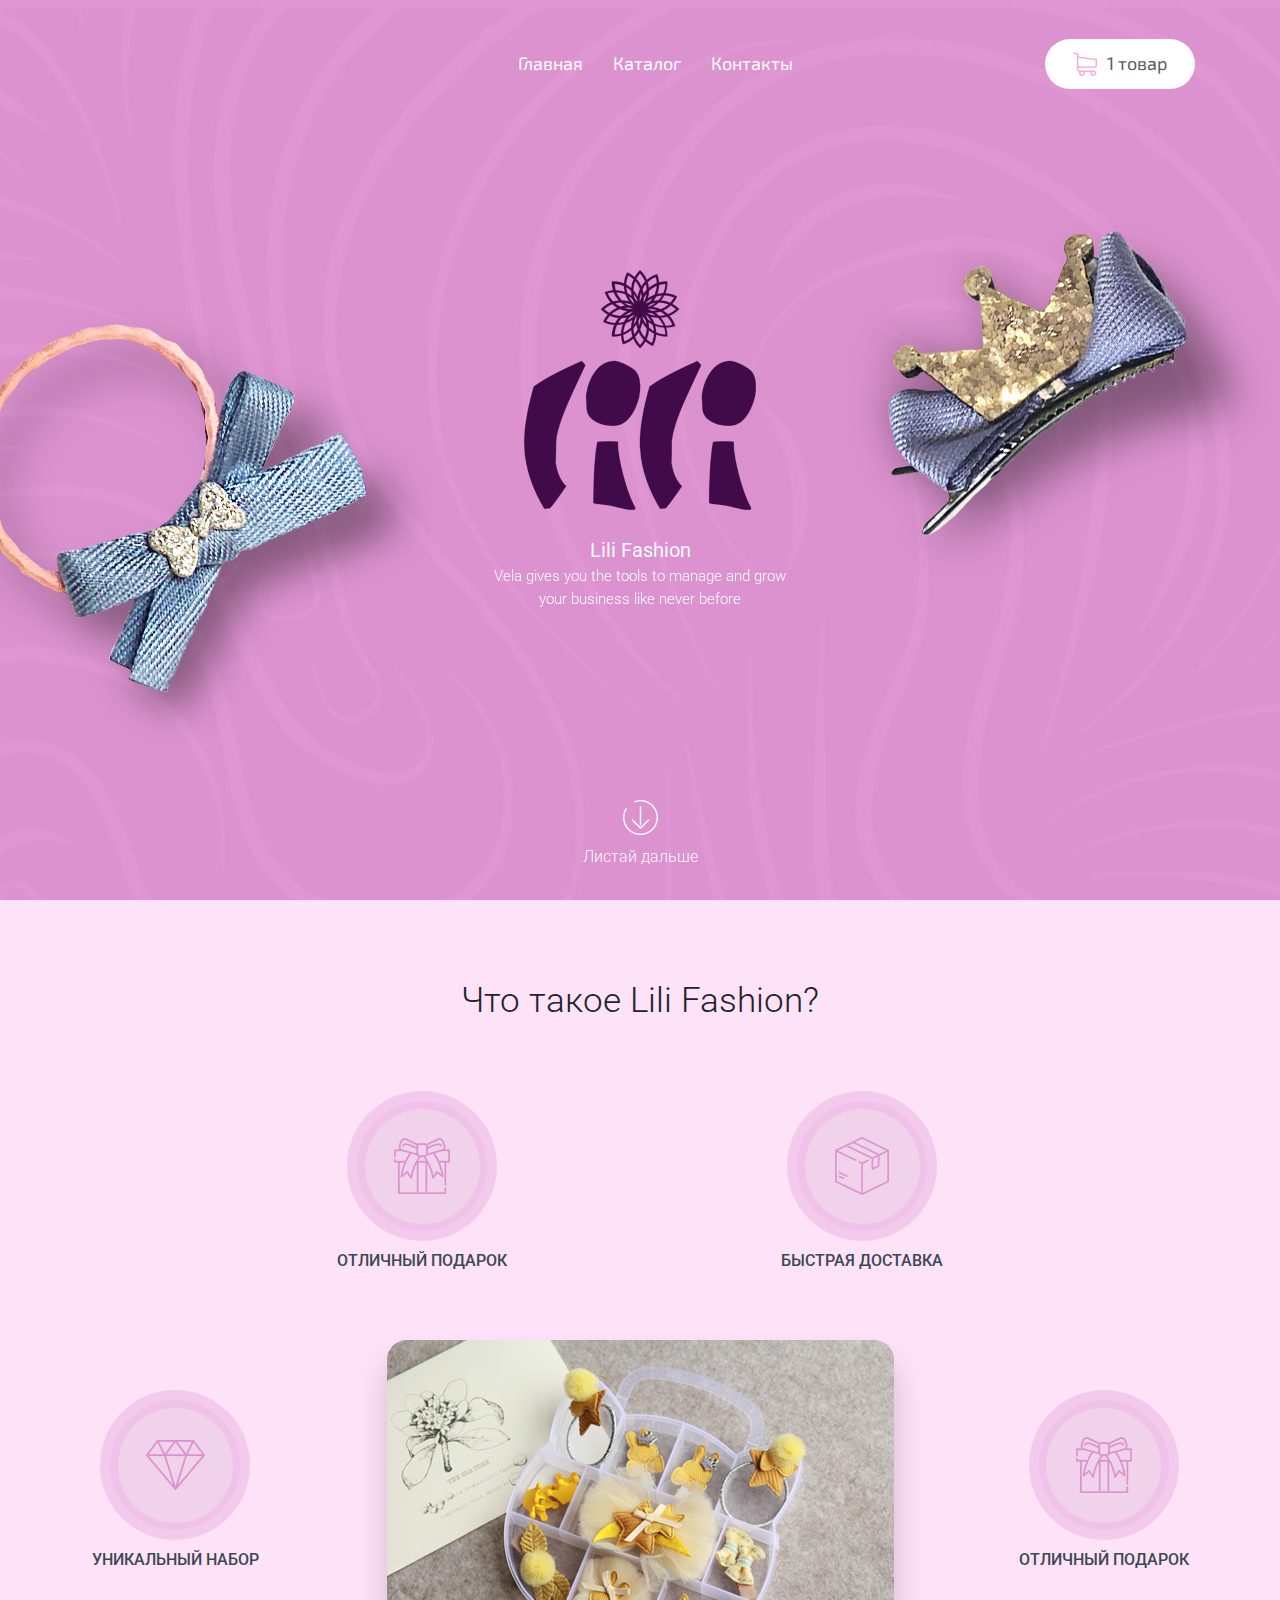
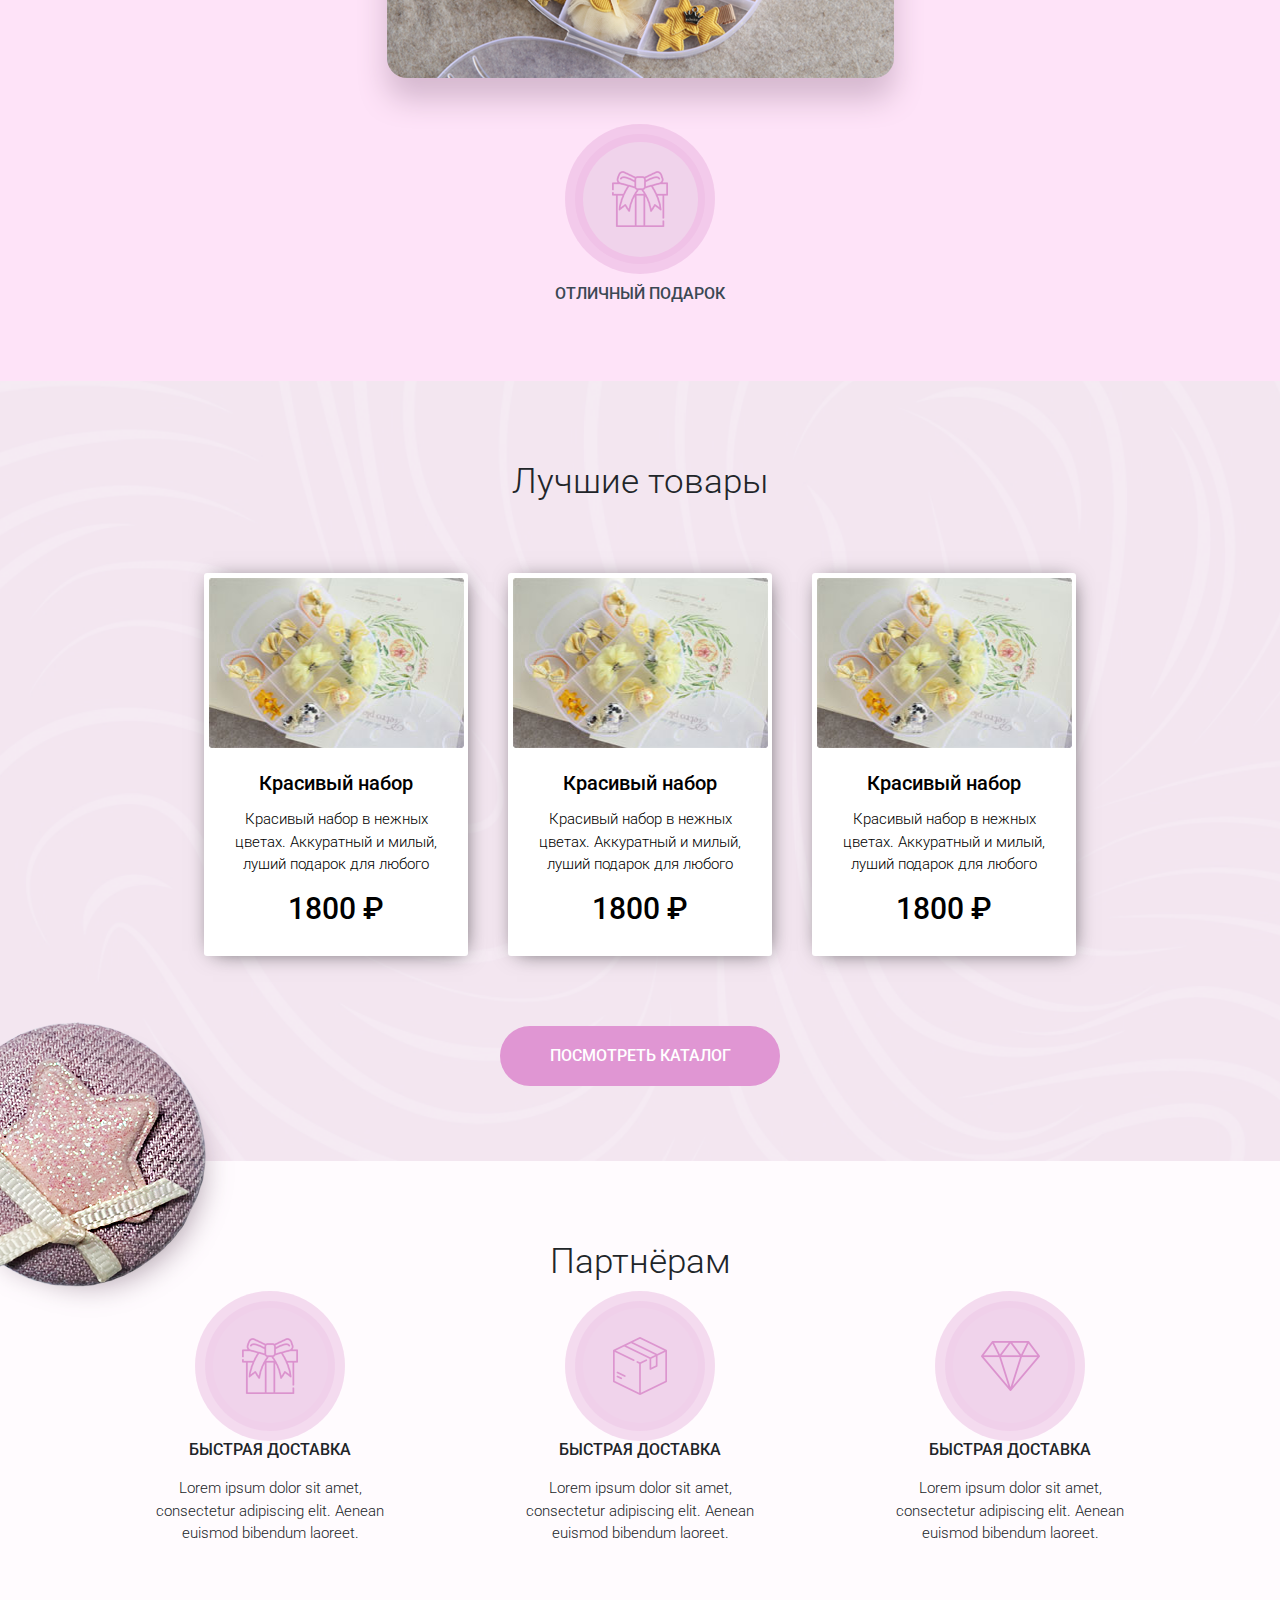
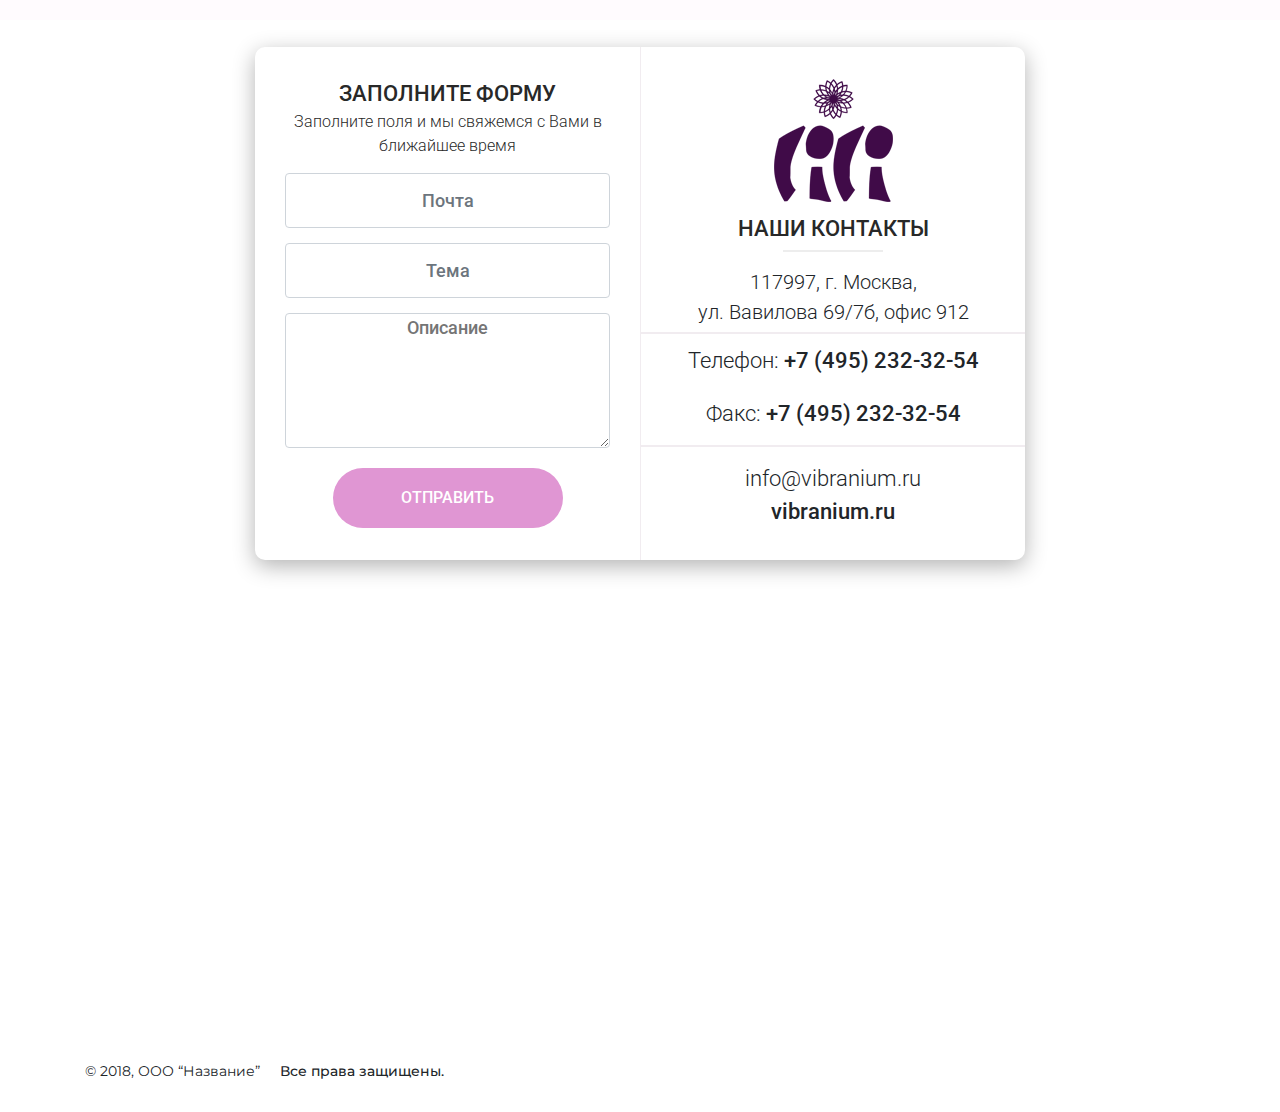
<file: index.html>
<!DOCTYPE html>
<html lang="ru">
<head>
	<meta charset="UTF-8">
	<title>Украшения</title>
	<meta name="viewport" content="width=device-width, initial-scale=1, shrink-to-fit=no">

		<!-- <link rel="stylesheet" href="css/font-awesome.min.css"> -->
	<link rel="stylesheet" href="css/bootstrap.min.css">
	<link rel="stylesheet" href="css/component.css">
	<link rel="stylesheet" href="https://use.fontawesome.com/releases/v5.5.0/css/all.css" integrity="sha384-B4dIYHKNBt8Bc12p+WXckhzcICo0wtJAoU8YZTY5qE0Id1GSseTk6S+L3BlXeVIU" crossorigin="anonymous">
	<link rel="stylesheet" href="css/jquery.fancybox.min.css">
	<link rel="stylesheet" href="css/animate.css">
	<link rel="stylesheet" href="css/slick-theme.css">
	<link rel="stylesheet" href="css/slick.css">
	<link rel="stylesheet" href="css/main.css">



</head>
<body>


<!-- мoбильное меню -->
<div class="burger_test">
					
					<button class="toggle-hamburger toggle-hamburger__animx">
  						<span>menu toggle</span>
					</button>

	</div>


		<div class="brger_menu">
			<div class="menu_mob_title">
				Меню
			</div>
		<ul>
			<li>
				<a class="closer" href="index.html">Главная</a>
			</li>
			<li>
				<a href="index_catalog.html">Каталог</a>
			</li>
			<li>
				<a href="index_oformlenie.html">Контакты</a>
			</li>
		</ul>
	</div>

<!-- мoбильное меню -->

<!-- фиксированное меню -->

<div id="back-top">
	<div class="container">
		<div class="row">
			<div class="col-lg-1 col-md-1 col-sm-2 col-12">
				<div class="logo_hid">
						<img src="img/logo_smool.png" alt="">
					
				</div>
			</div>
			<div class="col-lg-9 col-md-9 col-sm-8 d-flex justify-content-center">
				<div class="menu_hid">
					<ul class="flex">
								<li>
									<a href="index.html">
										Главная
									</a>
								</li>
								<li>
									<a href="index_catalog.html">
										Каталог
									</a>
								</li>
								<li>
									<a href="index_oformlenie.html">
										Контакты
									</a>
								</li>
					</ul>
				</div>
			</div>
			<div class="col-lg-2 col-md-2 col-sm-2 ">
				<a href="index_basket.html">	
							<div class="menu_basket flexc">
								<div class="menu_basket_ikon">
									<img src="img/basket_ikon_444.png" alt="">
								</div>
								<div class="menu_basket_ikon hiddd">
									<img src="img/basket_ikon_888.png" alt="">
								</div>
								<div class="menu_basket_text">
									1 <span>товар</span>
								</div>
							</div>
						</a>
			</div>
		</div>
	</div>
	</div>



<section id="header" class="header">
	<div class="menu">
	 <div class="container">
		<div class="row">
			<div class="col d-flex justify-content-lg-center d-flex justify-content-md-end">
				<div class="menu_wrap flexc">
					<div class="menu_list">
						<ul class="flex">
							<li>
								<a href="index.html">
									Главная
								</a>
							</li>
							<li>
								<a href="index_catalog.html">
									Каталог
								</a>
							</li>
							<li>
								<a href="index_oformlenie.html">
									Контакты
								</a>
							</li>
						<!-- 	<li>
								<a href="index_yspeshnay_oplata.html">
									оплачено 
								</a>
							</li>
							<li>
								<a href="index_neyspeshnay_oplata.html">
									не оплачено
								</a>
							</li>
							<li>
								<a href="index_cartochka_tovara.html">
									Карточка
								</a>
							</li> -->
						</ul>
					</div>
					<a href="index_basket.html">	
							<div class="menu_basket flexc">
								<div class="menu_basket_ikon">
									<img src="img/basket_ikon.png" alt="">
								</div>
								<div class="menu_basket_text">
									1 <span>товар</span>
								</div>
							</div>
						</a>	
				</div>
			</div>


			
		</div>
	</div>
</div>


 <div id="large-header" class="large-header">
<canvas id="demo-canvas"></canvas>


<div class="offer">
	<div class="offer_logo">
		<img src="img/logo_off.png" alt="">
	</div>
	<div class="off_text_wrap">
		<div class="off_text_titl">
			Lili Fashion
		</div>
		<div class="off_text">
			Vela gives you the tools to manage and grow
your business like never before
		</div>
	</div>
	<a href="#name" data-anchor>
		
		<div class="off_button">
			<div class="offer_bat">
				<img src="img/arr_down.png" alt="">
			</div>
			<div class="offer_bat_text">
				Листай дальше
			</div>
		</div>
	</a>
	<div class="bant_wrap1">
				<img src="img/bant1.png" alt="">
			</div>
			<div class="bant_wrap2">
				<img src="img/bant2.png" alt="">
			</div>
</div>


 </div>

</section>
<section id="name" class="name">
	<!-- <div class="name_foto">
		<img src="img/mane_foto.png" alt="">
	</div> -->
	<div class="container">
		<div class="row">
			<div class="col">
				<div class="name_title">
					Что такое Lili Fashion?
				</div>
			</div>
		</div>
		<div class="row">
			<div class="col">
				<div class="name_foto">
		
		<a data-a href="img/mane_foto.png"><img src="img/mane_foto.png"  alt=""/></a>
	</div>
			</div>
		</div>
		<div class="row">
			<div class="col">
				<div class="wrap_main jet1">		
					<div class="name_wrap_ikon ">
						<div class="item_ikon">
							<div class="name_item">
								<img src="img/adv1.png" alt="">
							<span class="mgo-widget-call_pulse"></span>
							</div>
						</div>
						<div class="ikon_text">
							Отличный подарок
						</div>
					</div>

					<div class="name_wrap_ikon ro1">
						<div class="item_ikon">
							<div class="name_item">
								<img src="img/adv2.png" alt="">
							<span class="mgo-widget-call_pulse"></span>
							</div>
						</div>
						<div class="ikon_text">
							Быстрая доставка
						</div>
					</div>
				</div>
			</div>
		</div>

		<div class="row">
			<div class="col">
				<div class="wrap_main jet2 ">		
					<div class="name_wrap_ikon ">
						<div class="item_ikon">
							<div class="name_item">
								<img src="img/adv3.png" alt="">
							<span class="mgo-widget-call_pulse"></span>
							</div>
						</div>
						<div class="ikon_text">
							Уникальный набор
						</div>
					</div>

					<div class="name_wrap_ikon ro2">
						<div class="item_ikon">
							<div class="name_item">
								<img src="img/adv1.png" alt="">
							<span class="mgo-widget-call_pulse"></span>
							</div>
						</div>
						<div class="ikon_text">
							Отличный подарок
						</div>
					</div>
				</div>
			</div>
		</div>

		<div class="row">
			<div class="col">
				<div class="wrap_main jet3">		
					<div class="name_wrap_ikon ">
						<div class="item_ikon">
							<div class="name_item">
								<img src="img/adv1.png" alt="">
							<span class="mgo-widget-call_pulse"></span>
							</div>
						</div>
						<div class="ikon_text">
							Отличный подарок
						</div>
					</div>

					<!-- <div class="name_wrap_ikon ro1">
						<div class="item_ikon">
							<div class="name_item">
								<img src="img/adv2.png" alt="">
							<span class="mgo-widget-call_pulse"></span>
							</div>
						</div>
						<div class="ikon_text">
							Быстрая доставка
						</div>
					</div> -->
				</div>
			</div>
		</div>


	</div>
</section>


<section id="best" class="best pos">
	<div class="container pos">
		<div class="row">
			<div class="col">
				<div class="name_title">
					Лучшие товары
				</div>
			</div>
		</div>
		<div class="row">
			<div class="col">
				<div class="best_wrap_card">
					<div class="best_card">
						<div class="best_card_foto">
							<img src="img/best1.jpg" alt="">
						</div>
						<div class="text_card">
							<div class="best_card_titl">
								Красивый набор
							</div>
							<div class="best_card_text">
								Красивый набор в нежных цветах. Аккуратный и милый, луший подарок для любого
							</div>
							<div class="best_card_prise">
								1800 ₽
							</div>
						</div>
					</div>

					<div class="best_card">
						<div class="best_card_foto">
							<img src="img/best1.jpg" alt="">
						</div>
						<div class="text_card">
							<div class="best_card_titl">
								Красивый набор
							</div>
							<div class="best_card_text">
								Красивый набор в нежных цветах. Аккуратный и милый, луший подарок для любого
							</div>
							<div class="best_card_prise">
								1800 ₽
							</div>
						</div>
					</div>

					<div class="best_card">
						<div class="best_card_foto">
							<img src="img/best1.jpg" alt="">
						</div>
						<div class="text_card">
							<div class="best_card_titl">
								Красивый набор
							</div>
							<div class="best_card_text">
								Красивый набор в нежных цветах. Аккуратный и милый, луший подарок для любого
							</div>
							<div class="best_card_prise">
								1800 ₽
							</div>
						</div>
					</div>

				</div>
			</div>
		</div>
		<div class="row">
			<div class="col d-flex justify-content-center">
				<div class="best_btn">
					Посмотреть каталог
				</div>
			</div>
		</div>
	</div>

<!-- 	<div id="partner" class="partner" ></div> -->

</section>
<section id="partner" class="partner">
	<div class="container pos">
		<div class="partner_fig1">
			<img src="img/partner1.png" alt="">
		</div>
	
		<div class="row">
			<div class="col">	
				<div class="name_title">
						Партнёрам
				</div>
			</div>
		</div>
		<div class="row">
			<div class="col">
				<div class="partner_wrap">
					<div class="patner_item cent_v">
						<div class="item_ikon">
							<div class="name_item">
								<img src="img/adv1.png" alt="">
							<span class="mgo-widget-call_pulse"></span>
							</div>
						</div>
						<div class="patner_item_titl">
							Быстрая доставка
						</div>
						<div class="patner_item_text">
							Lorem ipsum dolor sit amet, consectetur adipiscing elit. Aenean euismod bibendum laoreet.
						</div>
					</div>

					<div class="patner_item cent_v">
						<div class="item_ikon">
							<div class="name_item">
								<img src="img/adv2.png" alt="">
							<span class="mgo-widget-call_pulse"></span>
							</div>
						</div>
						<div class="patner_item_titl">
							Быстрая доставка
						</div>
						<div class="patner_item_text">
							Lorem ipsum dolor sit amet, consectetur adipiscing elit. Aenean euismod bibendum laoreet.
						</div>
					</div>

					<div class="patner_item cent_v">
						<div class="item_ikon">
							<div class="name_item">
								<img src="img/adv3.png" alt="">
							<span class="mgo-widget-call_pulse"></span>
							</div>
						</div>
						<div class="patner_item_titl">
							Быстрая доставка
						</div>
						<div class="patner_item_text">
							Lorem ipsum dolor sit amet, consectetur adipiscing elit. Aenean euismod bibendum laoreet.
						</div>
					</div>

				</div>
			</div>
		</div>
	</div>
</section>
<section id="mapi" class="mapi">
	<!-- <div class="partner_fig2">
			<img src="img/partner2.png" alt="">
		</div> -->
	<div class="mapi_form">

				<div class="map_cont flexc">
					<div class="mapi_figa">
						<img src="img/fig_treyg.png" alt="">
					</div>	
					

					<div class="form_wrap">
						<div class="form_title">
							<div class="form_title_b">
								Заполните форму
							</div>
							<div class="form_title_sm">
								Заполните поля и мы свяжемся с Вами в ближайшее время
							</div>
						</div>
						<div class="form_main">
							
								<form  action="#" class="js-form  style_form" id="popupResult" method="POST">
						        <input type="text" name="name" required  placeholder="Почта"  class="form-control form__field name_stile">
						        <input id="mas1" type="tel" name="tel" required  placeholder="Тема"  class="form-control form__field tel_stile">
						        <textarea  placeholder="Описание" class="text_are" name="" id="" ></textarea>
						      

						        
						        
						        <button class="btn__red__bottom font-bold b-stile"  data-submit>Отправить</button>
						    </form>
						</div>
					</div>

					<div class="form_wrap  form_wrap_mod1">
						<div class="form_logo">
							<img src="img/logo_footer.png" alt="">
						</div>
						<div class="form_title_b">
								Наши контакты
						</div>
						<div class="line_footer"></div>
						<div class="footer_adr">
							117997, г. Москва,<br> ул. Вавилова 69/7б, офис 912
						</div>
						<div class="line_footer_large"></div>
						<div class="footer_tel">
							Телефон: <span>+7 (495) 232-32-54</span>
						</div>
						<div class="footer_tel">
							Факс: <span>+7 (495) 232-32-54</span>
						</div>
						<div class="line_footer_large"></div>
						<div class="footer_mail">
							info@vibranium.ru
						</div>
						<div class="footer_site">
							vibranium.ru
						</div>

					</div>


			</div>




	



	</div>
	<div id="map"></div>
	
</section>

<section id="footer" class="footer">
	<div class="container">
		<div class="row">
			<div class="col">
				<div class="footer_wrap flexc">
					<div class="footer_prava">
						© 2018, ООО  “Название”<span>Все права защищены.</span>
					</div>
					<div class="footer_social">
						<div class="footer_social_item">
							<a href="#">
								<i class="fab fa-instagram"></i>
							</a>
							<a href="#">
								<i class="fab fa-vk"></i>
							</a>
							<a href="#">
								<i class="fab fa-facebook-f"></i>
							</a>
							<a href="#">
								<i class="fab fa-odnoklassniki"></i>
							</a>
						</div>
					</div>
				</div>
			</div>
		</div>
	</div>
</section>



	    <script src="http://api-maps.yandex.ru/2.1/?lang=ru_RU" type="text/javascript"></script>
 
   
 


    <script src="js/jquery-3.3.1.min.js"></script>

<!-- для анимации первого экрана -->

    <script src="js/demo-2.js"></script>
    <script src="js/rAF.js"></script>

<!-- для анимации первого экрана -->

 	<script src="js/index.js"></script>
    <script type="text/javascript" src="js/modernizr.custom.29473.js"></script>
 	<script src="js/slick.js"></script>
 	<script src="js/bootstrap.min.js"></script>
 	<script src="js/map.js"></script>
  <script src="js/jquery.fancybox.min.js"></script>
 	<script src="js/main.js"></script>
</body>
</html>
</file>
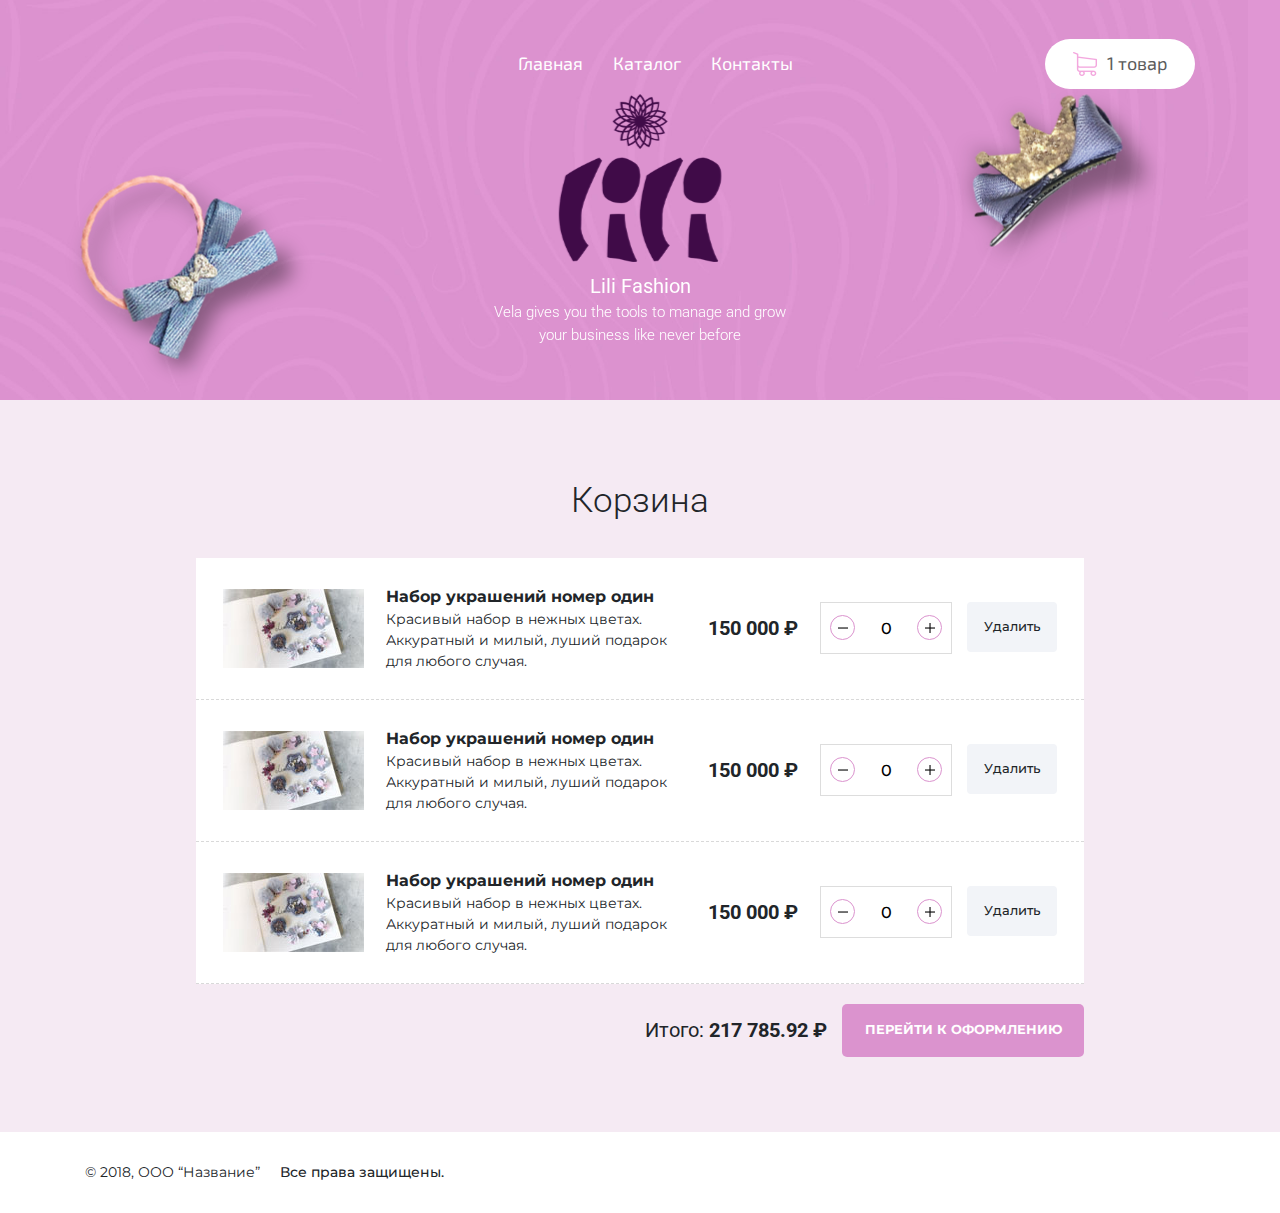
<file: index_basket.html>
<!DOCTYPE html>
<html lang="ru">
<head>
	<meta charset="UTF-8">
	<title>Украшения</title>
	<meta name="viewport" content="width=device-width, initial-scale=1, shrink-to-fit=no">

		<!-- <link rel="stylesheet" href="css/font-awesome.min.css"> -->
	<link rel="stylesheet" href="css/bootstrap.min.css">
	<link rel="stylesheet" href="css/component.css">
	<link rel="stylesheet" href="https://use.fontawesome.com/releases/v5.5.0/css/all.css" integrity="sha384-B4dIYHKNBt8Bc12p+WXckhzcICo0wtJAoU8YZTY5qE0Id1GSseTk6S+L3BlXeVIU" crossorigin="anonymous">
	<link rel="stylesheet" href="css/jquery.fancybox.min.css">
	<link rel="stylesheet" href="css/animate.css">
	<link rel="stylesheet" href="css/slick-theme.css">
	<link rel="stylesheet" href="css/slick.css">
	<link rel="stylesheet" href="css/main.css">



</head>
<body>


<!-- мoбильное меню -->
<div class="burger_test">
					
					<button class="toggle-hamburger toggle-hamburger__animx">
  						<span>menu toggle</span>
					</button>

	</div>


		<div class="brger_menu">
			<div class="menu_mob_title">
				Меню
			</div>
		<ul>
			<li>
				<a class="closer" href="index.html">Главная</a>
			</li>
			<li>
				<a href="index_catalog.html">Каталог</a>
			</li>
			<li>
				<a href="index_oformlenie.html">Контакты</a>
			</li>
		</ul>
	</div>

<!-- мoбильное меню -->

<!-- фиксированное меню -->

<div id="back-top">
	<div class="container">
		<div class="row">
			<div class="col-lg-1 col-md-1 col-sm-2 col-12">
				<div class="logo_hid">
						<img src="img/logo_smool.png" alt="">
					
				</div>
			</div>
			<div class="col-lg-9 col-md-9 col-sm-8 d-flex justify-content-center">
				<div class="menu_hid">
					<ul class="flex">
								<li>
									<a href="index.html">
										Главная
									</a>
								</li>
								<li>
									<a href="index_catalog.html">
										Каталог
									</a>
								</li>
								<li>
									<a href="index_oformlenie.html">
										Контакты
									</a>
								</li>
					</ul>
				</div>
			</div>
			<div class="col-lg-2 col-md-2 col-sm-2 ">
				<a href="index_basket.html">	
							<div class="menu_basket flexc">
								<div class="menu_basket_ikon">
									<img src="img/basket_ikon_444.png" alt="">
								</div>
								<div class="menu_basket_ikon hiddd">
									<img src="img/basket_ikon_888.png" alt="">
								</div>
								<div class="menu_basket_text">
									1 <span>товар</span>
								</div>
							</div>
						</a>
			</div>
		</div>
	</div>
	</div>



	
<section id="header" class="header header_update">
	<div class="menu">
	 <div class="container">
		<div class="row">
			<div class="col d-flex justify-content-center">
				<div class="menu_wrap flexc">
					<div class="menu_list">
						<ul class="flex">
							<li>
								<a href="index.html">
									Главная
								</a>
							</li>
							<li>
								<a href="index_catalog.html">
									Каталог
								</a>
							</li>
							<li>
								<a href="#">
									Контакты
								</a>
							</li>
						</ul>
					</div>
					<a href="#">	
							<div class="menu_basket flexc">
								<div class="menu_basket_ikon">
									<img src="img/basket_ikon.png" alt="">
								</div>
								<div class="menu_basket_text">
									1 <span>товар</span>
								</div>
							</div>
						</a>	
				</div>
			</div>


			
		</div>
	</div>
</div>


 <div id="large-header" class="large-header">
<canvas id="demo-canvas"></canvas>


<div class="offer">
	<div class="offer_logo">
		<img src="img/logo_off.png" alt="">
	</div>
	<div class="off_text_wrap">
		<div class="off_text_titl">
			Lili Fashion
		</div>
		<div class="off_text">
			Vela gives you the tools to manage and grow
your business like never before
		</div>
	</div>
	<a href="#name" data-anchor>
		
		<div class="off_button">
			<div class="offer_bat">
				<img src="img/arr_down.png" alt="">
			</div>
			<div class="offer_bat_text">
				Листай дальше
			</div>
		</div>
	</a>
	<div class="bant_wrap1">
				<img src="img/bant1.png" alt="">
			</div>
			<div class="bant_wrap2">
				<img src="img/bant2.png" alt="">
			</div>
</div>


 </div>

</section>








<section id="bask" class="bask">
	<div class="container">
		<div class="row">
				<div class="col">
					<div class="name_title">
						Корзина
					</div>
				</div>
		</div>
		<div class="row">
			<div class="col d-flex justify-content-center">

<!-- обертка корзины				 -->
				<div class="bask_wrap">

<!-- карточка корзины				 -->

					<div class="bask_card flexc">

						<div class="bask_card_foto">
							<img src="img/bask_foto1.jpg" alt="">
						</div>
						<div class="bask_card_text">
							<div class="bask_card_titl">
								Набор украшений номер один
							</div>
							<div class="bask_card_titl_desk">
								Красивый набор в нежных цветах. Аккуратный и милый, луший подарок для любого случая.
							</div>
						</div>
						<div class="bask_card_price">
							150 000 ₽
						</div>
						<div class="bask_card_quantity">
							<div class="count_item">
	

        <div class="stepper stepper--style-2 js-spinner">
            <input  type="number" min="0" max="100" step="1" value="0" class="stepper__input" data-stepper-debounce="400">
            <div class="stepper__controls">
                <button type="button" class="plus" spinner-button="up"></button>
                <button type="button" class="minus" spinner-button="down"></button>
            </div>
        </div>


</div>
<div class="bask_card_delett">
							Удалить
						</div>

						</div>
					

						</div>
	<!-- карточка корзины				 -->


<!-- карточка корзины				 -->

					<div class="bask_card flexc">

						<div class="bask_card_foto">
							<img src="img/bask_foto1.jpg" alt="">
						</div>
						<div class="bask_card_text">
							<div class="bask_card_titl">
								Набор украшений номер один
							</div>
							<div class="bask_card_titl_desk">
								Красивый набор в нежных цветах. Аккуратный и милый, луший подарок для любого случая.
							</div>
						</div>
						<div class="bask_card_price">
							150 000 ₽
						</div>
						<div class="bask_card_quantity">
							<div class="count_item">
	

        <div class="stepper stepper--style-2 js-spinner">
            <input  type="number" min="0" max="100" step="1" value="0" class="stepper__input" data-stepper-debounce="400">
            <div class="stepper__controls">
                <button type="button" class="plus" spinner-button="up"></button>
                <button type="button" class="minus" spinner-button="down"></button>
            </div>
        </div>


</div>
<div class="bask_card_delett">
							Удалить
						</div>

						</div>
					

						</div>
	<!-- карточка корзины				 -->


	<!-- карточка корзины				 -->

					<div class="bask_card flexc">

						<div class="bask_card_foto">
							<img src="img/bask_foto1.jpg" alt="">
						</div>
						<div class="bask_card_text">
							<div class="bask_card_titl">
								Набор украшений номер один
							</div>
							<div class="bask_card_titl_desk">
								Красивый набор в нежных цветах. Аккуратный и милый, луший подарок для любого случая.
							</div>
						</div>
						<div class="bask_card_price">
							150 000 ₽
						</div>
						<div class="bask_card_quantity">
							<div class="count_item">
	

        <div class="stepper stepper--style-2 js-spinner">
            <input  type="number" min="0" max="100" step="1" value="0" class="stepper__input" data-stepper-debounce="400">
            <div class="stepper__controls">
                <button type="button" class="plus" spinner-button="up"></button>
                <button type="button" class="minus" spinner-button="down"></button>
            </div>
        </div>


</div>
<div class="bask_card_delett">
							Удалить
						</div>

						</div>
					

						</div>
	<!-- карточка корзины				 -->
					
				</div>
<!-- обертка корзины				 -->
			</div>
		</div>
		<!-- итого и кнопка оплаты -->
		<div class="row">
			<div class="col d-flex justify-content-center">
				<div class="payment">
					<div class="payment_sum">
						Итого:  <strong>217 785.92 ₽</strong>
					</div>
					<a href="#">	
						<div class="payment_button">
							Перейти к оформлению
						</div>
					</a>
				</div>
			</div>
		</div>
	</div>
</section>
   


<section id="footer" class="footer">
	<div class="container">
		<div class="row">
			<div class="col">
				<div class="footer_wrap flexc">
					<div class="footer_prava">
						© 2018, ООО  “Название”<span>Все права защищены.</span>
					</div>
					<div class="footer_social">
						<div class="footer_social_item">
							<a href="#">
								<i class="fab fa-instagram"></i>
							</a>
							<a href="#">
								<i class="fab fa-vk"></i>
							</a>
							<a href="#">
								<i class="fab fa-facebook-f"></i>
							</a>
							<a href="#">
								<i class="fab fa-odnoklassniki"></i>
							</a>
						</div>
					</div>
				</div>
			</div>
		</div>
	</div>
</section>



	    <script src="http://api-maps.yandex.ru/2.1/?lang=ru_RU" type="text/javascript"></script>
    <script src="js/jquery-3.3.1.min.js"></script>
<!-- для анимации первого экрана -->
    <script src="js/demo-2.js"></script>
    <script src="js/rAF.js"></script>
<!-- для анимации первого экрана -->
 	<script src="js/index.js"></script>
 	<script src="js/stepper.min.js"></script>
 	<script src="js/test.js"></script>
 	<script src="js/jquery.fancybox.min.js"></script>
    <script type="text/javascript" src="js/modernizr.custom.29473.js"></script>
 	<script src="js/slick.js"></script>
 	<script src="js/bootstrap.min.js"></script>
 	<script src="js/map.js"></script>
  
 	<script src="js/main.js"></script>
</body>
</html>
</file>
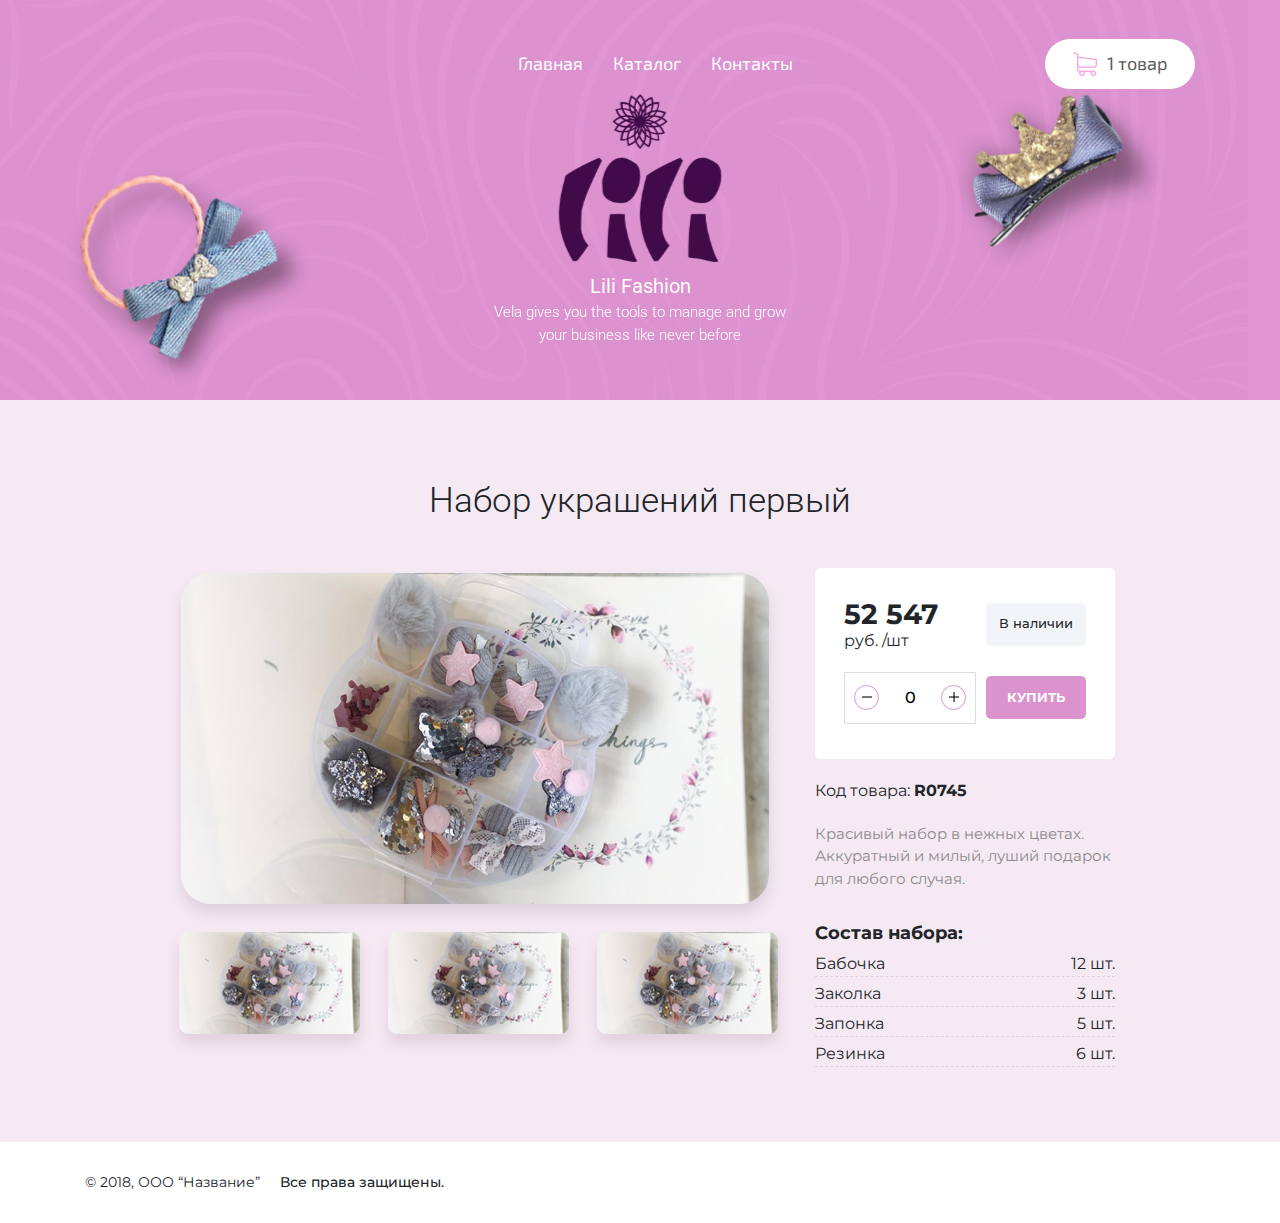
<file: index_cartochka_tovara.html>
<!DOCTYPE html>
<html lang="ru">
<head>
	<meta charset="UTF-8">
	<title>Украшения</title>
	<meta name="viewport" content="width=device-width, initial-scale=1, shrink-to-fit=no">

		<!-- <link rel="stylesheet" href="css/font-awesome.min.css"> -->
	<link rel="stylesheet" href="css/bootstrap.min.css">
	<link rel="stylesheet" href="css/component.css">
	<link rel="stylesheet" href="https://use.fontawesome.com/releases/v5.5.0/css/all.css" integrity="sha384-B4dIYHKNBt8Bc12p+WXckhzcICo0wtJAoU8YZTY5qE0Id1GSseTk6S+L3BlXeVIU" crossorigin="anonymous">
	<link rel="stylesheet" href="css/jquery.fancybox.min.css">
	<link rel="stylesheet" href="css/animate.css">
	<link rel="stylesheet" href="css/slick-theme.css">
	<link rel="stylesheet" href="css/slick.css">
	<link rel="stylesheet" href="css/main.css">



</head>
<body>


<!-- мoбильное меню -->
<div class="burger_test">
					
					<button class="toggle-hamburger toggle-hamburger__animx">
  						<span>menu toggle</span>
					</button>

	</div>


		<div class="brger_menu">
			<div class="menu_mob_title">
				Меню
			</div>
		<ul>
			<li>
				<a class="closer" href="index.html">Главная</a>
			</li>
			<li>
				<a href="index_catalog.html">Каталог</a>
			</li>
			<li>
				<a href="index_oformlenie.html">Контакты</a>
			</li>
		</ul>
	</div>

<!-- мoбильное меню -->

<!-- фиксированное меню -->

<div id="back-top">
	<div class="container">
		<div class="row">
			<div class="col-lg-1 col-md-1 col-sm-2 col-12">
				<div class="logo_hid">
						<img src="img/logo_smool.png" alt="">
					
				</div>
			</div>
			<div class="col-lg-9 col-md-9 col-sm-8 d-flex justify-content-center">
				<div class="menu_hid">
					<ul class="flex">
								<li>
									<a href="index.html">
										Главная
									</a>
								</li>
								<li>
									<a href="index_catalog.html">
										Каталог
									</a>
								</li>
								<li>
									<a href="index_oformlenie.html">
										Контакты
									</a>
								</li>
					</ul>
				</div>
			</div>
			<div class="col-lg-2 col-md-2 col-sm-2 ">
				<a href="index_basket.html">	
							<div class="menu_basket flexc">
								<div class="menu_basket_ikon">
									<img src="img/basket_ikon_444.png" alt="">
								</div>
								<div class="menu_basket_ikon hiddd">
									<img src="img/basket_ikon_888.png" alt="">
								</div>
								<div class="menu_basket_text">
									1 <span>товар</span>
								</div>
							</div>
						</a>
			</div>
		</div>
	</div>
	</div>



	
<section id="header" class="header header_update">
	<div class="menu">
	 <div class="container">
		<div class="row">
			<div class="col d-flex justify-content-center">
				<div class="menu_wrap flexc">
					<div class="menu_list">
						<ul class="flex">
							<li>
								<a href="index.html">
									Главная
								</a>
							</li>
							<li>
								<a href="index_catalog.html">
									Каталог
								</a>
							</li>
							<li>
								<a href="#">
									Контакты
								</a>
							</li>
						</ul>
					</div>
					<a href="#">	
							<div class="menu_basket flexc">
								<div class="menu_basket_ikon">
									<img src="img/basket_ikon.png" alt="">
								</div>
								<div class="menu_basket_text">
									1 <span>товар</span>
								</div>
							</div>
						</a>	
				</div>
			</div>


			
		</div>
	</div>
</div>


 <div id="large-header" class="large-header">
<canvas id="demo-canvas"></canvas>


<div class="offer">
	<div class="offer_logo">
		<img src="img/logo_off.png" alt="">
	</div>
	<div class="off_text_wrap">
		<div class="off_text_titl">
			Lili Fashion
		</div>
		<div class="off_text">
			Vela gives you the tools to manage and grow
your business like never before
		</div>
	</div>
	<a href="#product" data-anchor>
		
		<div class="off_button">
			<div class="offer_bat">
				<img src="img/arr_down.png" alt="">
			</div>
			<div class="offer_bat_text">
				Листай дальше
			</div>
		</div>
	</a>
	<div class="bant_wrap1">
				<img src="img/bant1.png" alt="">
			</div>
			<div class="bant_wrap2">
				<img src="img/bant2.png" alt="">
			</div>
</div>


 </div>

</section>

<section id="product" class="product">
	<div class="container">
		<div class="row">
			<div class="col">
				<div class="name_title">
					Набор украшений первый
				</div>
			</div>
		</div>
		<div class="row">
			<div class="col d-flex justify-content-center">
				<div class="product_wrap">
					<div class="product_wrap_foto">
						<div class="product_wrap_foto_big">
							<a data-a href="img/product_foto_big.png"><img src="img/product_foto_big.png"  alt=""/></a>
						</div>
						<div class="product_wrap_foto_smoll">

							<div class="smoll_foto_wrp">
								<a data-a href="img/product_foto_big.png"><img src="img/product_foto_smoll.png"  alt=""/></a>
								
							</div>

							<div class="smoll_foto_wrp">
								<a data-a href="img/product_foto_big.png"><img src="img/product_foto_smoll.png"  alt=""/></a>
								
							</div>

							<div class="smoll_foto_wrp">
								<a data-a href="img/product_foto_big.png"><img src="img/product_foto_smoll.png"  alt=""/></a>
								
							</div>

						</div>
					</div>
					<div class="product_wrap_cont">
						<div class="product_wrap_cont_quantity">
							<div class="cont_quantity_avail">
								<div class="cont_quantity_avail_text">
									52 547<br><span>руб. /шт</span>
								</div>
								<div class="cont_quantity_avail_button">
									В наличии
								</div>
							</div>
							<div class="cont_quantity_buy">
								<div class="cont_quantity_buy_number">
									 <div class="stepper stepper--style-2 js-spinner">
            <input  type="number" min="0" max="100" step="1" value="0" class="stepper__input" data-stepper-debounce="400">
            <div class="stepper__controls">
                <button type="button" class="plus" spinner-button="up"></button>
                <button type="button" class="minus" spinner-button="down"></button>
            </div>
        </div>
								</div>
								<div class="cont_quantity_buy_button">Купить</div>
							</div>
						</div>
						<div class="product_wrap_cont_desc">
							<div class="cont_desc_cod">
								Код товара: <strong>R0745</strong>
							</div>
							<div class="cont_desc_text">
								Красивый набор в нежных цветах. Аккуратный и милый, луший подарок для любого случая.
							</div>
						</div>
						<div class="product_wrap_cont_comp">
							<div class="cont_comp_titl">
								Состав набора:
							</div>
							<div class="cont_comp_num">
								<p>Бабочка</p>
								<p>12 шт.</p>
							</div>
							<div class="cont_comp_num">
								<p>Заколка</p>
								<p>3 шт.</p>
							</div>
							<div class="cont_comp_num">
								<p>Запонка</p>
								<p>5 шт.</p>
							</div>
							<div class="cont_comp_num">
								<p>Резинка</p>
								<p>6 шт.</p>
							</div>
						</div>
					</div>
				</div>
			</div>
		</div>
	</div>
</section>

<section id="footer" class="footer">
	<div class="container">
		<div class="row">
			<div class="col">
				<div class="footer_wrap flexc">
					<div class="footer_prava">
						© 2018, ООО  “Название”<span>Все права защищены.</span>
					</div>
					<div class="footer_social">
						<div class="footer_social_item">
							<a href="#">
								<i class="fab fa-instagram"></i>
							</a>
							<a href="#">
								<i class="fab fa-vk"></i>
							</a>
							<a href="#">
								<i class="fab fa-facebook-f"></i>
							</a>
							<a href="#">
								<i class="fab fa-odnoklassniki"></i>
							</a>
						</div>
					</div>
				</div>
			</div>
		</div>
	</div>
</section>



	    <script src="http://api-maps.yandex.ru/2.1/?lang=ru_RU" type="text/javascript"></script>
    <script src="js/jquery-3.3.1.min.js"></script>
<!-- для анимации первого экрана -->
    <script src="js/demo-2.js"></script>
    <script src="js/rAF.js"></script>
<!-- для анимации первого экрана -->
 	<script src="js/index.js"></script>
 	<script src="js/stepper.min.js"></script>
    <script type="text/javascript" src="js/modernizr.custom.29473.js"></script>
 	<script src="js/slick.js"></script>
 	<script src="js/bootstrap.min.js"></script>
 	<script src="js/map.js"></script>
 	<script src="js/jquery.fancybox.min.js"></script>
 	<script src="js/main.js"></script>
</body>
</html>
</file>
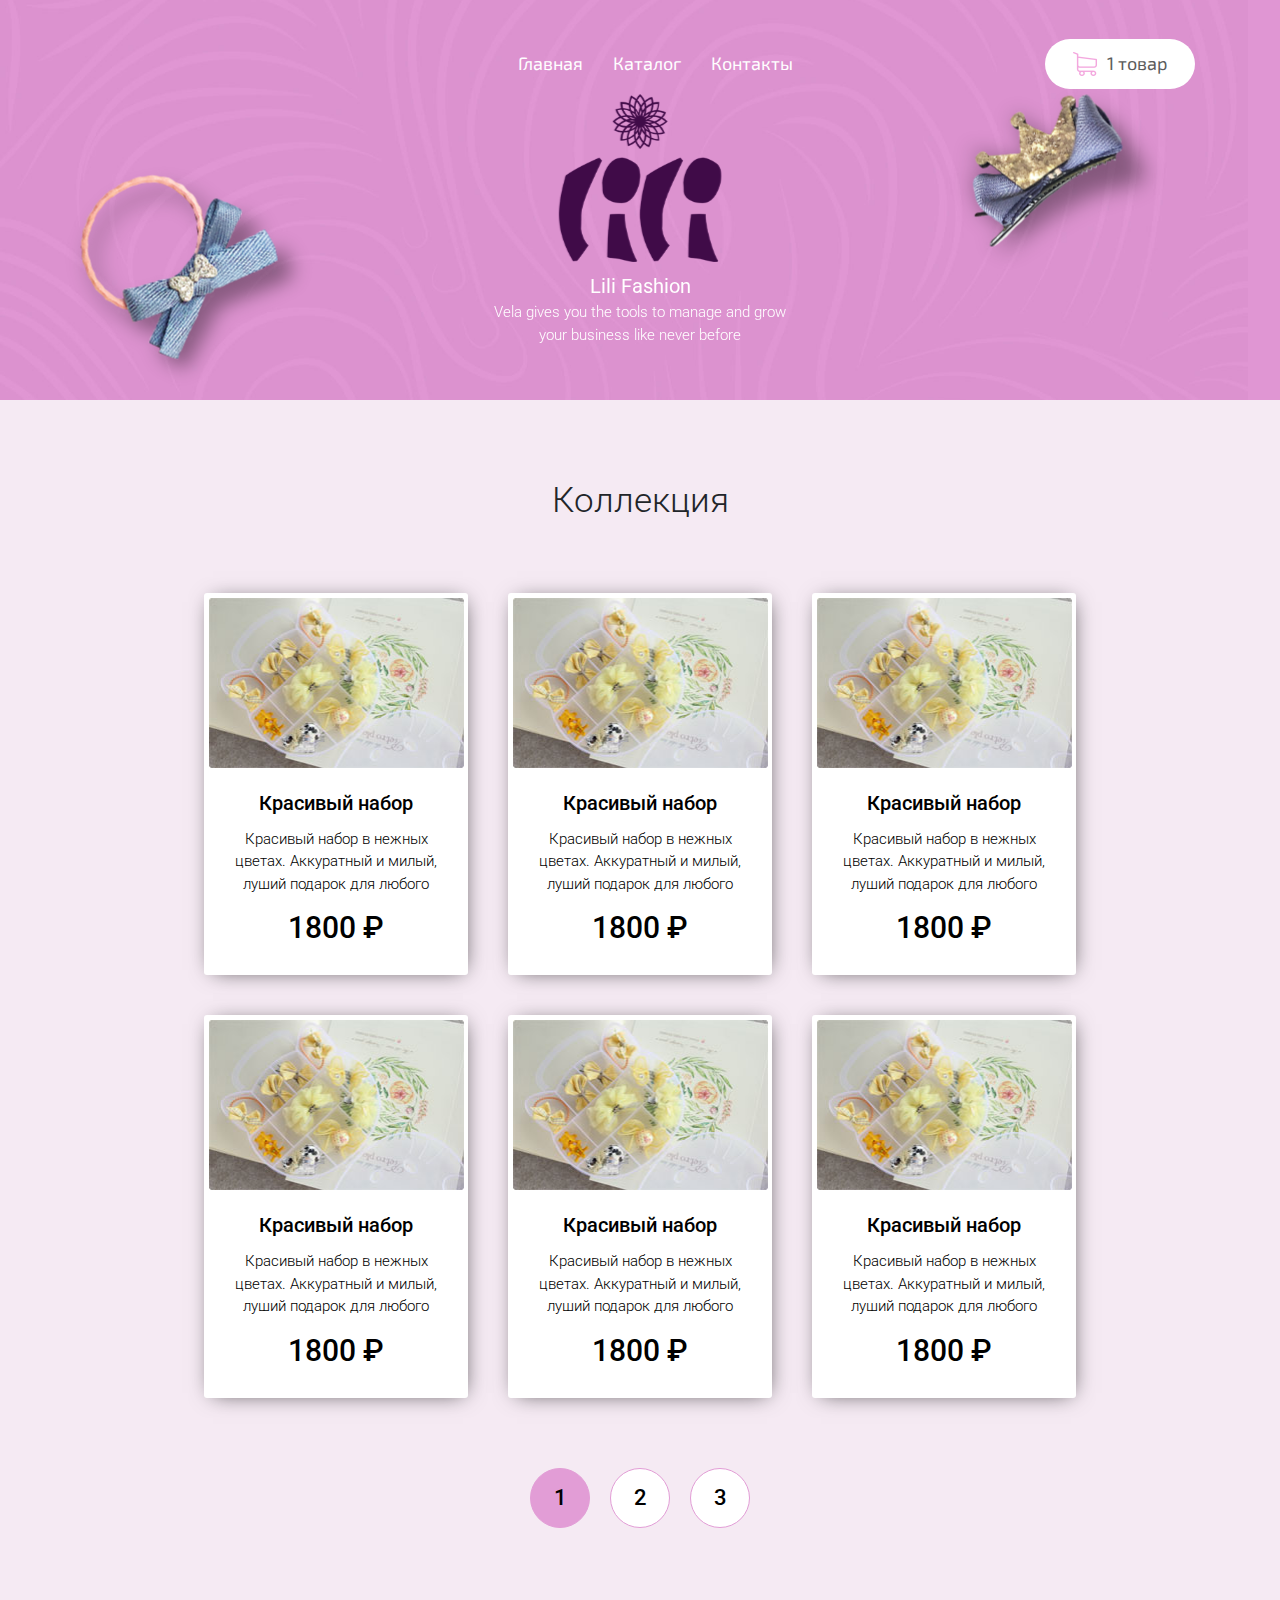
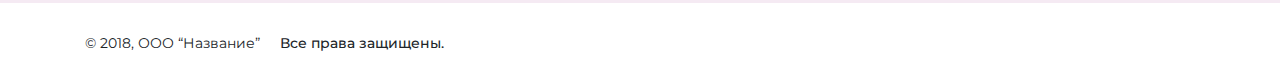
<file: index_catalog.html>
<!DOCTYPE html>
<html lang="ru">
<head>
	<meta charset="UTF-8">
	<title>Украшения</title>
	<meta name="viewport" content="width=device-width, initial-scale=1, shrink-to-fit=no">

		<!-- <link rel="stylesheet" href="css/font-awesome.min.css"> -->
	<link rel="stylesheet" href="css/bootstrap.min.css">
	<link rel="stylesheet" href="css/component.css">
	<link rel="stylesheet" href="https://use.fontawesome.com/releases/v5.5.0/css/all.css" integrity="sha384-B4dIYHKNBt8Bc12p+WXckhzcICo0wtJAoU8YZTY5qE0Id1GSseTk6S+L3BlXeVIU" crossorigin="anonymous">
	<link rel="stylesheet" href="css/jquery.fancybox.min.css">
	<link rel="stylesheet" href="css/animate.css">
	<link rel="stylesheet" href="css/slick-theme.css">
	<link rel="stylesheet" href="css/slick.css">
	<link rel="stylesheet" href="css/main.css">



</head>
<body>


<!-- мoбильное меню -->
<div class="burger_test">
					
					<button class="toggle-hamburger toggle-hamburger__animx">
  						<span>menu toggle</span>
					</button>

	</div>


		<div class="brger_menu">
			<div class="menu_mob_title">
				Меню
			</div>
		<ul>
			<li>
				<a class="closer" href="index.html">Главная</a>
			</li>
			<li>
				<a href="index_catalog.html">Каталог</a>
			</li>
			<li>
				<a href="index_oformlenie.html">Контакты</a>
			</li>
		</ul>
	</div>

<!-- мoбильное меню -->

<!-- фиксированное меню -->

<div id="back-top">
	<div class="container">
		<div class="row">
			<div class="col-lg-1 col-md-1 col-sm-2 col-12">
				<div class="logo_hid">
						<img src="img/logo_smool.png" alt="">
					
				</div>
			</div>
			<div class="col-lg-9 col-md-9 col-sm-8 d-flex justify-content-center">
				<div class="menu_hid">
					<ul class="flex">
								<li>
									<a href="index.html">
										Главная
									</a>
								</li>
								<li>
									<a href="index_catalog.html">
										Каталог
									</a>
								</li>
								<li>
									<a href="index_oformlenie.html">
										Контакты
									</a>
								</li>
					</ul>
				</div>
			</div>
			<div class="col-lg-2 col-md-2 col-sm-2 ">
				<a href="index_basket.html">	
							<div class="menu_basket flexc">
								<div class="menu_basket_ikon">
									<img src="img/basket_ikon_444.png" alt="">
								</div>
								<div class="menu_basket_ikon hiddd">
									<img src="img/basket_ikon_888.png" alt="">
								</div>
								<div class="menu_basket_text">
									1 <span>товар</span>
								</div>
							</div>
						</a>
			</div>
		</div>
	</div>
	</div>



<section id="header" class="header header_update">
	<div class="menu">
	 <div class="container">
		<div class="row">
			<div class="col d-flex justify-content-center">
				<div class="menu_wrap flexc">
					<div class="menu_list">
						<ul class="flex">
							<li>
								<a href="index.html">
									Главная
								</a>
							</li>
							<li>
								<a href="index_catalog.html">
									Каталог
								</a>
							</li>
							<li>
								<a href="#">
									Контакты
								</a>
							</li>
						</ul>
					</div>
					<a href="#">	
							<div class="menu_basket flexc">
								<div class="menu_basket_ikon">
									<img src="img/basket_ikon.png" alt="">
								</div>
								<div class="menu_basket_text">
									1 <span>товар</span>
								</div>
							</div>
						</a>	
				</div>
			</div>


			
		</div>
	</div>
</div>


 <div id="large-header" class="large-header">
<canvas id="demo-canvas"></canvas>


<div class="offer">
	<div class="offer_logo">
		<img src="img/logo_off.png" alt="">
	</div>
	<div class="off_text_wrap">
		<div class="off_text_titl">
			Lili Fashion
		</div>
		<div class="off_text">
			Vela gives you the tools to manage and grow
your business like never before
		</div>
	</div>
	<a href="#name" data-anchor>
		
		<div class="off_button">
			<div class="offer_bat">
				<img src="img/arr_down.png" alt="">
			</div>
			<div class="offer_bat_text">
				Листай дальше
			</div>
		</div>
	</a>
	<div class="bant_wrap1">
				<img src="img/bant1.png" alt="">
			</div>
			<div class="bant_wrap2">
				<img src="img/bant2.png" alt="">
			</div>
</div>


 </div>

</section>




<section id="catalog" class="catalog">
	<div class="container pos">
		<div class="row">
			<div class="col">
				<div class="name_title">
					Коллекция
				</div>
			</div>
		</div>
		<div class="row">
			<div class="col">

<!-- обертка карточки -->
				<div class="best_wrap_card">



<!-- Карточка -->
<a href="index_cartochka_tovara.html">
					<div class="best_card">
						<div class="best_card_foto">
							<img src="img/best1.jpg" alt="">
						</div>
						<div class="text_card">
							<div class="best_card_titl">
								Красивый набор
							</div>
							<div class="best_card_text">
								Красивый набор в нежных цветах. Аккуратный и милый, луший подарок для любого
							</div>
							<div class="best_card_prise">
								1800 ₽
							</div>
						</div>
					</div>

</a>
<!-- Карточка -->
<a href="index_cartochka_tovara.html">
					<div class="best_card">
						<div class="best_card_foto">
							<img src="img/best1.jpg" alt="">
						</div>
						<div class="text_card">
							<div class="best_card_titl">
								Красивый набор
							</div>
							<div class="best_card_text">
								Красивый набор в нежных цветах. Аккуратный и милый, луший подарок для любого
							</div>
							<div class="best_card_prise">
								1800 ₽
							</div>
						</div>
					</div>
					</a>
<!-- Карточка -->
<a href="index_cartochka_tovara.html">

<div class="best_card">
						<div class="best_card_foto">
							<img src="img/best1.jpg" alt="">
						</div>
						<div class="text_card">
							<div class="best_card_titl">
								Красивый набор
							</div>
							<div class="best_card_text">
								Красивый набор в нежных цветах. Аккуратный и милый, луший подарок для любого
							</div>
							<div class="best_card_prise">
								1800 ₽
							</div>
						</div>
					</div>
					</a>
<!-- Карточка -->
<a href="index_cartochka_tovara.html">
<div class="best_card">
						<div class="best_card_foto">
							<img src="img/best1.jpg" alt="">
						</div>
						<div class="text_card">
							<div class="best_card_titl">
								Красивый набор
							</div>
							<div class="best_card_text">
								Красивый набор в нежных цветах. Аккуратный и милый, луший подарок для любого
							</div>
							<div class="best_card_prise">
								1800 ₽
							</div>
						</div>
					</div>
					</a>
<!-- Карточка -->
<a href="index_cartochka_tovara.html">
<div class="best_card">
						<div class="best_card_foto">
							<img src="img/best1.jpg" alt="">
						</div>
						<div class="text_card">
							<div class="best_card_titl">
								Красивый набор
							</div>
							<div class="best_card_text">
								Красивый набор в нежных цветах. Аккуратный и милый, луший подарок для любого
							</div>
							<div class="best_card_prise">
								1800 ₽
							</div>
						</div>
					</div>
					</a>
<!-- Карточка -->
<a href="index_cartochka_tovara.html">
<div class="best_card">
						<div class="best_card_foto">
							<img src="img/best1.jpg" alt="">
						</div>
						<div class="text_card">
							<div class="best_card_titl">
								Красивый набор
							</div>
							<div class="best_card_text">
								Красивый набор в нежных цветах. Аккуратный и милый, луший подарок для любого
							</div>
							<div class="best_card_prise">
								1800 ₽
							</div>
						</div>
					</div>
					</a>
<!-- Карточка -->

				</div>
			</div>
		</div>

<!-- пагинация -->



		<div class="row">
			<div class="col">
				<div class="catalog_pagination_wrap ">
					<a href="#">
						<div class="pagi_num current">	
							1
						</div>
					</a>
					<a href="#">
						<div class="pagi_num">
							2
						</div>
					</a>
					<a href="#">
						<div class="pagi_num">
							3
						</div>
					</a>
				</div>
			</div>
		</div>
	</div>

<!-- 	<div id="partner" class="partner" ></div> -->

</section>


<section id="footer" class="footer">
	<div class="container">
		<div class="row">
			<div class="col">
				<div class="footer_wrap flexc">
					<div class="footer_prava">
						© 2018, ООО  “Название”<span>Все права защищены.</span>
					</div>
					<div class="footer_social">
						<div class="footer_social_item">
							<a href="#">
								<i class="fab fa-instagram"></i>
							</a>
							<a href="#">
								<i class="fab fa-vk"></i>
							</a>
							<a href="#">
								<i class="fab fa-facebook-f"></i>
							</a>
							<a href="#">
								<i class="fab fa-odnoklassniki"></i>
							</a>
						</div>
					</div>
				</div>
			</div>
		</div>
	</div>
</section>



   <script src="http://api-maps.yandex.ru/2.1/?lang=ru_RU" type="text/javascript"></script>
    <script src="js/jquery-3.3.1.min.js"></script>
<!-- для анимации первого экрана -->
    <script src="js/demo-2.js"></script>
    <script src="js/rAF.js"></script>
<!-- для анимации первого экрана -->
 	<script src="js/index.js"></script>
 	<script src="js/stepper.min.js"></script>
    <script type="text/javascript" src="js/modernizr.custom.29473.js"></script>
 	<script src="js/slick.js"></script>
 	<script src="js/bootstrap.min.js"></script>
 	<script src="js/map.js"></script>
 	<script src="js/jquery.fancybox.min.js"></script>
 	<script src="js/main.js"></script>
</body>
</html>
</file>
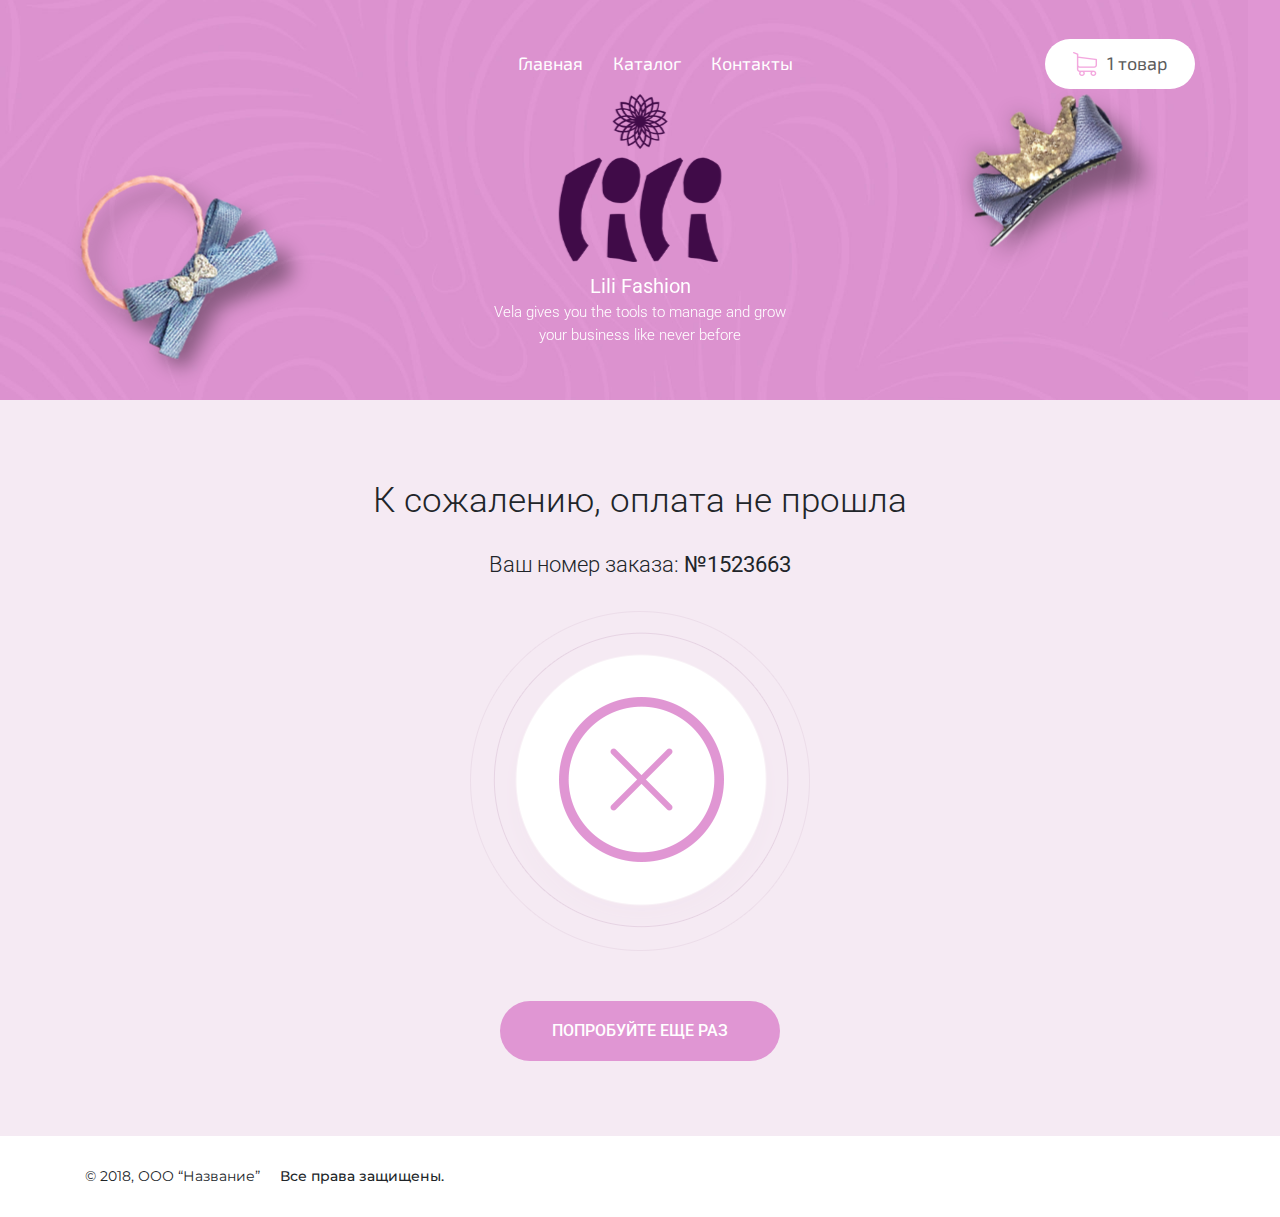
<file: index_neyspeshnay_oplata.html>
<!DOCTYPE html>
<html lang="ru">
<head>
	<meta charset="UTF-8">
	<title>Украшения</title>
	<meta name="viewport" content="width=device-width, initial-scale=1, shrink-to-fit=no">

		<!-- <link rel="stylesheet" href="css/font-awesome.min.css"> -->
	<link rel="stylesheet" href="css/bootstrap.min.css">
	<link rel="stylesheet" href="css/component.css">
	<link rel="stylesheet" href="https://use.fontawesome.com/releases/v5.5.0/css/all.css" integrity="sha384-B4dIYHKNBt8Bc12p+WXckhzcICo0wtJAoU8YZTY5qE0Id1GSseTk6S+L3BlXeVIU" crossorigin="anonymous">
	<link rel="stylesheet" href="css/jquery.fancybox.min.css">
	<link rel="stylesheet" href="css/animate.css">
	<link rel="stylesheet" href="css/slick-theme.css">
	<link rel="stylesheet" href="css/slick.css">
	<link rel="stylesheet" href="css/main.css">



</head>
<body>


<!-- мoбильное меню -->
<div class="burger_test">
					
					<button class="toggle-hamburger toggle-hamburger__animx">
  						<span>menu toggle</span>
					</button>

	</div>


		<div class="brger_menu">
			<div class="menu_mob_title">
				Меню
			</div>
		<ul>
			<li>
				<a class="closer" href="index.html">Главная</a>
			</li>
			<li>
				<a href="index_catalog.html">Каталог</a>
			</li>
			<li>
				<a href="index_oformlenie.html">Контакты</a>
			</li>
		</ul>
	</div>

<!-- мoбильное меню -->

<!-- фиксированное меню -->

<div id="back-top">
	<div class="container">
		<div class="row">
			<div class="col-lg-1 col-md-1 col-sm-2 col-12">
				<div class="logo_hid">
						<img src="img/logo_smool.png" alt="">
					
				</div>
			</div>
			<div class="col-lg-9 col-md-9 col-sm-8 d-flex justify-content-center">
				<div class="menu_hid">
					<ul class="flex">
								<li>
									<a href="index.html">
										Главная
									</a>
								</li>
								<li>
									<a href="index_catalog.html">
										Каталог
									</a>
								</li>
								<li>
									<a href="index_oformlenie.html">
										Контакты
									</a>
								</li>
					</ul>
				</div>
			</div>
			<div class="col-lg-2 col-md-2 col-sm-2 ">
				<a href="index_basket.html">	
							<div class="menu_basket flexc">
								<div class="menu_basket_ikon">
									<img src="img/basket_ikon_444.png" alt="">
								</div>
								<div class="menu_basket_ikon hiddd">
									<img src="img/basket_ikon_888.png" alt="">
								</div>
								<div class="menu_basket_text">
									1 <span>товар</span>
								</div>
							</div>
						</a>
			</div>
		</div>
	</div>
	</div>


<section id="header" class="header header_update">
	<div class="menu">
	 <div class="container">
		<div class="row">
			<div class="col d-flex justify-content-center">
				<div class="menu_wrap flexc">
					<div class="menu_list">
						<ul class="flex">
							<li>
								<a href="index.html">
									Главная
								</a>
							</li>
							<li>
								<a href="index_catalog.html">
									Каталог
								</a>
							</li>
							<li>
								<a href="#">
									Контакты
								</a>
							</li>
						</ul>
					</div>
					<a href="#">	
							<div class="menu_basket flexc">
								<div class="menu_basket_ikon">
									<img src="img/basket_ikon.png" alt="">
								</div>
								<div class="menu_basket_text">
									1 <span>товар</span>
								</div>
							</div>
						</a>	
				</div>
			</div>


			
		</div>
	</div>
</div>


 <div id="large-header" class="large-header">
<canvas id="demo-canvas"></canvas>


<div class="offer">
	<div class="offer_logo">
		<img src="img/logo_off.png" alt="">
	</div>
	<div class="off_text_wrap">
		<div class="off_text_titl">
			Lili Fashion
		</div>
		<div class="off_text">
			Vela gives you the tools to manage and grow
your business like never before
		</div>
	</div>
	<a href="#name" data-anchor>
		
		<div class="off_button">
			<div class="offer_bat">
				<img src="img/arr_down.png" alt="">
			</div>
			<div class="offer_bat_text">
				Листай дальше
			</div>
		</div>
	</a>
	<div class="bant_wrap1">
				<img src="img/bant1.png" alt="">
			</div>
			<div class="bant_wrap2">
				<img src="img/bant2.png" alt="">
			</div>
</div>


 </div>

</section>

<section id="no_oplata" class="no_oplata">
	<div class="container">
		<div class="row">
			<div class="col">
				<div class="no_oplata_wrap">
					<div class="no_oplata_wrap_title">
						К сожалению, оплата не прошла
					</div>
					<div class="no_oplata_wrap_nomer">
						Ваш номер заказа: <strong>№1523663</strong>
					</div>
					<div class="no_oplata_wrap_ikon">
						<img src="img/not_oplata.png" alt="">
					</div>
					<div class="no_oplata_wrap_button">
						<div class="best_btn">
								Попробуйте еще раз
						</div>
					</div>
				</div>
			</div>
		</div>
	</div>
</section>

<section id="footer" class="footer">
	<div class="container">
		<div class="row">
			<div class="col">
				<div class="footer_wrap flexc">
					<div class="footer_prava">
						© 2018, ООО  “Название”<span>Все права защищены.</span>
					</div>
					<div class="footer_social">
						<div class="footer_social_item">
							<a href="#">
								<i class="fab fa-instagram"></i>
							</a>
							<a href="#">
								<i class="fab fa-vk"></i>
							</a>
							<a href="#">
								<i class="fab fa-facebook-f"></i>
							</a>
							<a href="#">
								<i class="fab fa-odnoklassniki"></i>
							</a>
						</div>
					</div>
				</div>
			</div>
		</div>
	</div>
</section>


   <script src="http://api-maps.yandex.ru/2.1/?lang=ru_RU" type="text/javascript"></script>
    <script src="js/jquery-3.3.1.min.js"></script>
<!-- для анимации первого экрана -->
    <script src="js/demo-2.js"></script>
    <script src="js/rAF.js"></script>
<!-- для анимации первого экрана -->
 	<script src="js/index.js"></script>
 	<script src="js/stepper.min.js"></script>
    <script type="text/javascript" src="js/modernizr.custom.29473.js"></script>
 	<script src="js/slick.js"></script>
 	<script src="js/bootstrap.min.js"></script>
 	<script src="js/map.js"></script>
 	<script src="js/jquery.fancybox.min.js"></script>
 	<script src="js/main.js"></script>
</body>
</html>
</file>
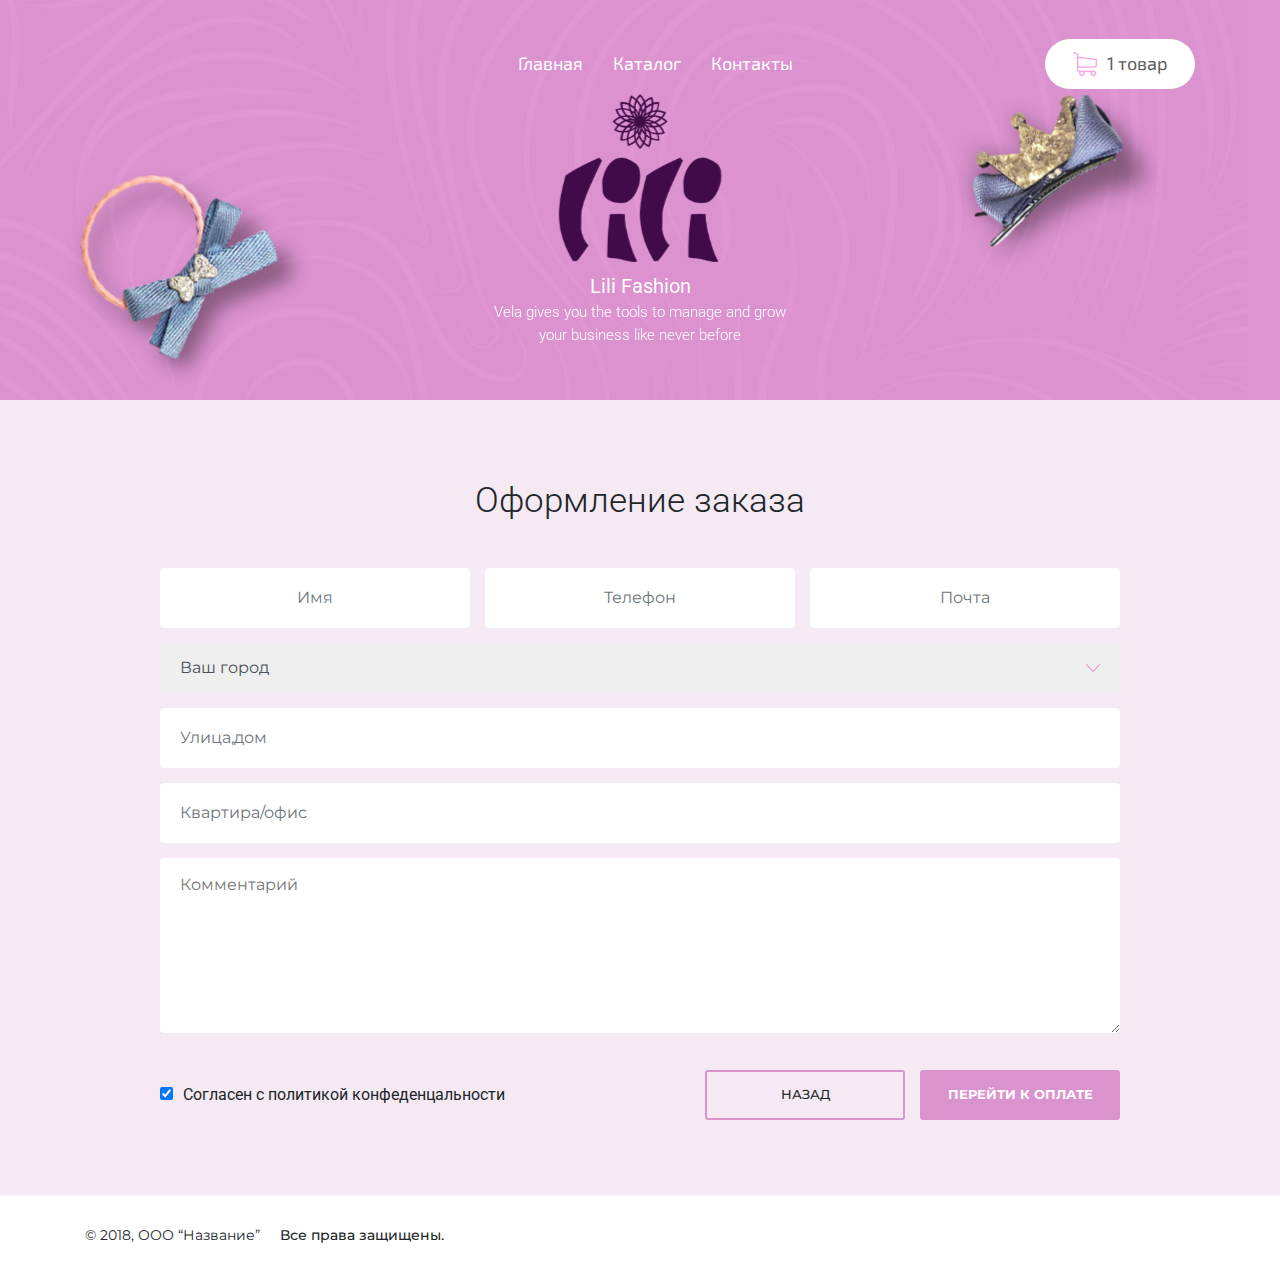
<file: index_oformlenie.html>
<!DOCTYPE html>
<html lang="ru">
<head>
	<meta charset="UTF-8">
	<title>Украшения</title>
	<meta name="viewport" content="width=device-width, initial-scale=1, shrink-to-fit=no">

		<!-- <link rel="stylesheet" href="css/font-awesome.min.css"> -->
	<link rel="stylesheet" href="css/bootstrap.min.css">
	<link rel="stylesheet" href="css/component.css">
	<link rel="stylesheet" href="https://use.fontawesome.com/releases/v5.5.0/css/all.css" integrity="sha384-B4dIYHKNBt8Bc12p+WXckhzcICo0wtJAoU8YZTY5qE0Id1GSseTk6S+L3BlXeVIU" crossorigin="anonymous">
	<link rel="stylesheet" href="css/jquery.fancybox.min.css">
	<link rel="stylesheet" href="css/animate.css">
	<link rel="stylesheet" href="css/slick-theme.css">
	<link rel="stylesheet" href="css/slick.css">
	<link rel="stylesheet" href="css/main.css">



</head>
<body>


<!-- мoбильное меню -->
<div class="burger_test">
					
					<button class="toggle-hamburger toggle-hamburger__animx">
  						<span>menu toggle</span>
					</button>

	</div>


		<div class="brger_menu">
			<div class="menu_mob_title">
				Меню
			</div>
		<ul>
			<li>
				<a class="closer" href="index.html">Главная</a>
			</li>
			<li>
				<a href="index_catalog.html">Каталог</a>
			</li>
			<li>
				<a href="index_oformlenie.html">Контакты</a>
			</li>
		</ul>
	</div>

<!-- мoбильное меню -->

<!-- фиксированное меню -->

<div id="back-top">
	<div class="container">
		<div class="row">
			<div class="col-lg-1 col-md-1 col-sm-2 col-12">
				<div class="logo_hid">
						<img src="img/logo_smool.png" alt="">
					
				</div>
			</div>
			<div class="col-lg-9 col-md-9 col-sm-8 d-flex justify-content-center">
				<div class="menu_hid">
					<ul class="flex">
								<li>
									<a href="index.html">
										Главная
									</a>
								</li>
								<li>
									<a href="index_catalog.html">
										Каталог
									</a>
								</li>
								<li>
									<a href="index_oformlenie.html">
										Контакты
									</a>
								</li>
					</ul>
				</div>
			</div>
			<div class="col-lg-2 col-md-2 col-sm-2 ">
				<a href="index_basket.html">	
							<div class="menu_basket flexc">
								<div class="menu_basket_ikon">
									<img src="img/basket_ikon_444.png" alt="">
								</div>
								<div class="menu_basket_ikon hiddd">
									<img src="img/basket_ikon_888.png" alt="">
								</div>
								<div class="menu_basket_text">
									1 <span>товар</span>
								</div>
							</div>
						</a>
			</div>
		</div>
	</div>
	</div>


<section id="header" class="header header_update">
	<div class="menu">
	 <div class="container">
		<div class="row">
			<div class="col d-flex justify-content-center">
				<div class="menu_wrap flexc">
					<div class="menu_list">
						<ul class="flex">
							<li>
								<a href="index.html">
									Главная
								</a>
							</li>
							<li>
								<a href="index_catalog.html">
									Каталог
								</a>
							</li>
							<li>
								<a href="#">
									Контакты
								</a>
							</li>
						</ul>
					</div>
					<a href="#">	
							<div class="menu_basket flexc">
								<div class="menu_basket_ikon">
									<img src="img/basket_ikon.png" alt="">
								</div>
								<div class="menu_basket_text">
									1 <span>товар</span>
								</div>
							</div>
						</a>	
				</div>
			</div>


			
		</div>
	</div>
</div>


 <div id="large-header" class="large-header">
<canvas id="demo-canvas"></canvas>


<div class="offer">
	<div class="offer_logo">
		<img src="img/logo_off.png" alt="">
	</div>
	<div class="off_text_wrap">
		<div class="off_text_titl">
			Lili Fashion
		</div>
		<div class="off_text">
			Vela gives you the tools to manage and grow
your business like never before
		</div>
	</div>
	<a href="#form_zayavka" data-anchor>
		
		<div class="off_button">
			<div class="offer_bat">
				<img src="img/arr_down.png" alt="">
			</div>
			<div class="offer_bat_text">
				Листай дальше
			</div>
		</div>
	</a>
	<div class="bant_wrap1">
				<img src="img/bant1.png" alt="">
			</div>
			<div class="bant_wrap2">
				<img src="img/bant2.png" alt="">
			</div>
</div>


 </div>

</section>
<section id="form_zayavka" class="form_zayavka">
	<div class="container">
		<div class="row">
			<div class="col">
				<div class="name_title">
					Оформление заказа
				</div>
			</div>
		</div>
		<div class="row">
			<div class="col d-flex justify-content-center">
				<div class="form_wrap_zayavka">
					

<form  action="success.php" class="js-form  style_form" id="popupResult" method="POST">
	<div class="form_wrap_name">
        <input type="text" name="name" required  placeholder="Имя"  class="form-control form__field name_stile">
        <input  type="tel" name="tel" required  placeholder="Телефон"  class="form-control form__field tel_stile">
        <input  type="text" name="tel" required  placeholder="Почта"  class="form-control form__field tel_stile">
	</div>
	<!-- выбор города -->
	 <select class="turnintodropdown">
            <option>Ваш город</option>
            <option>Англия</option>
            <option>Северная Ирландия</option>
            <option>Шотландия</option>
            <option>Уэльс</option>
        </select>
	<!-- дом -->
       <input  type="text" name="dom"   placeholder="Улица,дом"  class="form-control form__field dom_stile">
<!-- офис -->
       <input  type="text" name="dom"   placeholder="Квартира/офис"  class="form-control form__field office_stile">
        <textarea name="" id="" cols="30" rows="10" placeholder="Комментарий" ></textarea>
        <div class="form_wrap_button">
        	<div class="form_wrap_button_chek">
        		<input type="checkbox" checked name="a2"><span>Согласен с политикой конфеденцальности</span>
        	</div>
        	<div class="form_wrap_button_bat">
        		
        			<div class="button_back">Назад</div>
        	
        		
        			<button class="btn__red__bottom font-bold button_pay "  data-submit>Перейти к оплате</button>
        		
        	</div>
        </div>
    </form>
				</div>
			</div>
		</div>
	</div>
</section>
<section id="footer" class="footer">
	<div class="container">
		<div class="row">
			<div class="col">
				<div class="footer_wrap flexc">
					<div class="footer_prava">
						© 2018, ООО  “Название”<span>Все права защищены.</span>
					</div>
					<div class="footer_social">
						<div class="footer_social_item">
							<a href="#">
								<i class="fab fa-instagram"></i>
							</a>
							<a href="#">
								<i class="fab fa-vk"></i>
							</a>
							<a href="#">
								<i class="fab fa-facebook-f"></i>
							</a>
							<a href="#">
								<i class="fab fa-odnoklassniki"></i>
							</a>
						</div>
					</div>
				</div>
			</div>
		</div>
	</div>
</section>


   <script src="http://api-maps.yandex.ru/2.1/?lang=ru_RU" type="text/javascript"></script>
    <script src="js/jquery-3.3.1.min.js"></script>
<!-- для анимации первого экрана -->
    <script src="js/demo-2.js"></script>
    <script src="js/rAF.js"></script>
<!-- для анимации первого экрана -->
 	<script src="js/index.js"></script>
 	<script src="js/stepper.min.js"></script>
    <script type="text/javascript" src="js/modernizr.custom.29473.js"></script>
 	<script src="js/slick.js"></script>
 	<script src="js/bootstrap.min.js"></script>
 	<script src="js/map.js"></script>
 	<script src="js/jquery.fancybox.min.js"></script>
 	<script src="js/main.js"></script>
</body>
</html>
</file>
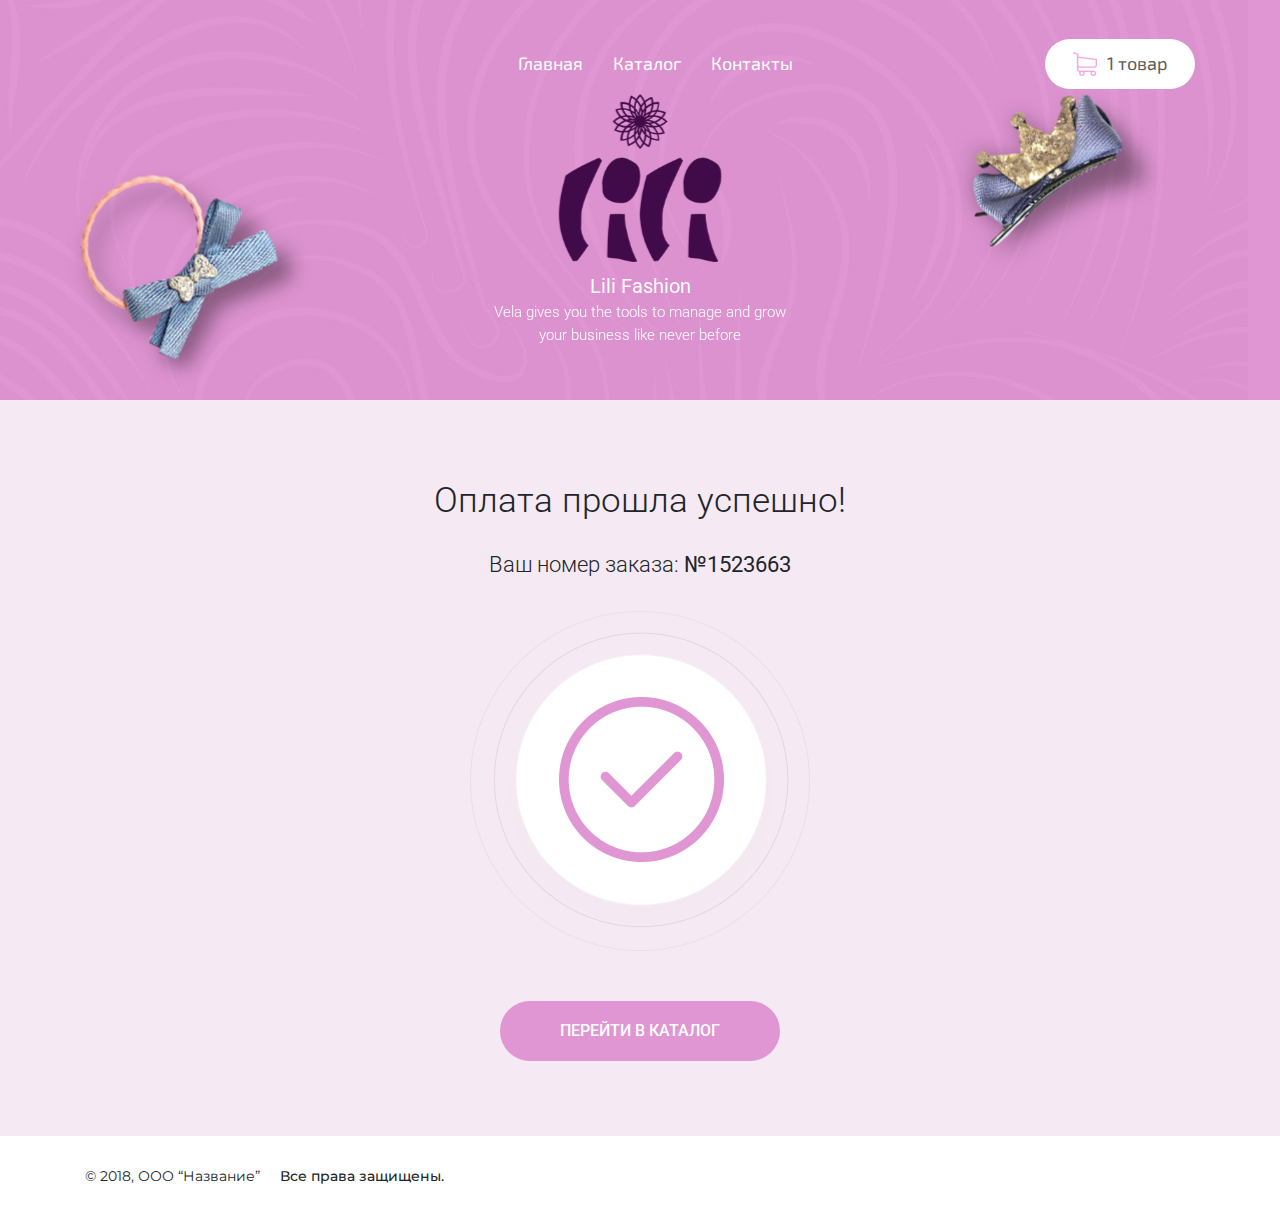
<file: index_yspeshnay_oplata.html>
<!DOCTYPE html>
<html lang="ru">
<head>
	<meta charset="UTF-8">
	<title>Украшения</title>
	<meta name="viewport" content="width=device-width, initial-scale=1, shrink-to-fit=no">

		<!-- <link rel="stylesheet" href="css/font-awesome.min.css"> -->
	<link rel="stylesheet" href="css/bootstrap.min.css">
	<link rel="stylesheet" href="css/component.css">
	<link rel="stylesheet" href="https://use.fontawesome.com/releases/v5.5.0/css/all.css" integrity="sha384-B4dIYHKNBt8Bc12p+WXckhzcICo0wtJAoU8YZTY5qE0Id1GSseTk6S+L3BlXeVIU" crossorigin="anonymous">
	<link rel="stylesheet" href="css/jquery.fancybox.min.css">
	<link rel="stylesheet" href="css/animate.css">
	<link rel="stylesheet" href="css/slick-theme.css">
	<link rel="stylesheet" href="css/slick.css">
	<link rel="stylesheet" href="css/main.css">



</head>
<body>


<!-- мoбильное меню -->
<div class="burger_test">
					
					<button class="toggle-hamburger toggle-hamburger__animx">
  						<span>menu toggle</span>
					</button>

	</div>


		<div class="brger_menu">
			<div class="menu_mob_title">
				Меню
			</div>
		<ul>
			<li>
				<a class="closer" href="index.html">Главная</a>
			</li>
			<li>
				<a href="index_catalog.html">Каталог</a>
			</li>
			<li>
				<a href="index_oformlenie.html">Контакты</a>
			</li>
		</ul>
	</div>

<!-- мoбильное меню -->

<!-- фиксированное меню -->

<div id="back-top">
	<div class="container">
		<div class="row">
			<div class="col-lg-1 col-md-1 col-sm-2 col-12">
				<div class="logo_hid">
						<img src="img/logo_smool.png" alt="">
					
				</div>
			</div>
			<div class="col-lg-9 col-md-9 col-sm-8 d-flex justify-content-center">
				<div class="menu_hid">
					<ul class="flex">
								<li>
									<a href="index.html">
										Главная
									</a>
								</li>
								<li>
									<a href="index_catalog.html">
										Каталог
									</a>
								</li>
								<li>
									<a href="index_oformlenie.html">
										Контакты
									</a>
								</li>
					</ul>
				</div>
			</div>
			<div class="col-lg-2 col-md-2 col-sm-2 ">
				<a href="index_basket.html">	
							<div class="menu_basket flexc">
								<div class="menu_basket_ikon">
									<img src="img/basket_ikon_444.png" alt="">
								</div>
								<div class="menu_basket_ikon hiddd">
									<img src="img/basket_ikon_888.png" alt="">
								</div>
								<div class="menu_basket_text">
									1 <span>товар</span>
								</div>
							</div>
						</a>
			</div>
		</div>
	</div>
	</div>



<section id="header" class="header header_update">
	<div class="menu">
	 <div class="container">
		<div class="row">
			<div class="col d-flex justify-content-center">
				<div class="menu_wrap flexc">
					<div class="menu_list">
						<ul class="flex">
							<li>
								<a href="index.html">
									Главная
								</a>
							</li>
							<li>
								<a href="index_catalog.html">
									Каталог
								</a>
							</li>
							<li>
								<a href="#">
									Контакты
								</a>
							</li>
						</ul>
					</div>
					<a href="#">	
							<div class="menu_basket flexc">
								<div class="menu_basket_ikon">
									<img src="img/basket_ikon.png" alt="">
								</div>
								<div class="menu_basket_text">
									1 <span>товар</span>
								</div>
							</div>
						</a>	
				</div>
			</div>


			
		</div>
	</div>
</div>


 <div id="large-header" class="large-header">
<canvas id="demo-canvas"></canvas>


<div class="offer">
	<div class="offer_logo">
		<img src="img/logo_off.png" alt="">
	</div>
	<div class="off_text_wrap">
		<div class="off_text_titl">
			Lili Fashion
		</div>
		<div class="off_text">
			Vela gives you the tools to manage and grow
your business like never before
		</div>
	</div>
	<a href="#name" data-anchor>
		
		<div class="off_button">
			<div class="offer_bat">
				<img src="img/arr_down.png" alt="">
			</div>
			<div class="offer_bat_text">
				Листай дальше
			</div>
		</div>
	</a>
	<div class="bant_wrap1">
				<img src="img/bant1.png" alt="">
			</div>
			<div class="bant_wrap2">
				<img src="img/bant2.png" alt="">
			</div>
</div>


 </div>

</section>

<section id="no_oplata" class="no_oplata">
	<div class="container">
		<div class="row">
			<div class="col">
				<div class="no_oplata_wrap">
					<div class="no_oplata_wrap_title">
						Оплата прошла успешно!
					</div>
					<div class="no_oplata_wrap_nomer">
						Ваш номер заказа: <strong>№1523663</strong>
					</div>
					<div class="no_oplata_wrap_ikon">
						<img src="img/oplata.png" alt="">
					</div>
					<div class="no_oplata_wrap_button">
						<div class="best_btn">
								Перейти в каталог
						</div>
					</div>
				</div>
			</div>
		</div>
	</div>
</section>

<section id="footer" class="footer">
	<div class="container">
		<div class="row">
			<div class="col">
				<div class="footer_wrap flexc">
					<div class="footer_prava">
						© 2018, ООО  “Название”<span>Все права защищены.</span>
					</div>
					<div class="footer_social">
						<div class="footer_social_item">
							<a href="#">
								<i class="fab fa-instagram"></i>
							</a>
							<a href="#">
								<i class="fab fa-vk"></i>
							</a>
							<a href="#">
								<i class="fab fa-facebook-f"></i>
							</a>
							<a href="#">
								<i class="fab fa-odnoklassniki"></i>
							</a>
						</div>
					</div>
				</div>
			</div>
		</div>
	</div>
</section>


   <script src="http://api-maps.yandex.ru/2.1/?lang=ru_RU" type="text/javascript"></script>
    <script src="js/jquery-3.3.1.min.js"></script>
<!-- для анимации первого экрана -->
    <script src="js/demo-2.js"></script>
    <script src="js/rAF.js"></script>
<!-- для анимации первого экрана -->
 	<script src="js/index.js"></script>
 	<script src="js/stepper.min.js"></script>
    <script type="text/javascript" src="js/modernizr.custom.29473.js"></script>
 	<script src="js/slick.js"></script>
 	<script src="js/bootstrap.min.js"></script>
 	<script src="js/map.js"></script>
 	<script src="js/jquery.fancybox.min.js"></script>
 	<script src="js/main.js"></script>
</body>
</html>
</file>
<file: css/component.css>
@font-face {
	font-family: 'icomoon';
	src:url('../fonts/icomoon/icomoon.eot?pvm5gj');
	src:url('../fonts/icomoon/icomoon.eot?#iefixpvm5gj') format('embedded-opentype'),
		url('../fonts/icomoon/icomoon.woff?pvm5gj') format('woff'),
		url('../fonts/icomoon/icomoon.ttf?pvm5gj') format('truetype'),
		url('../fonts/icomoon/icomoon.svg?pvm5gj#icomoon') format('svg');
	font-weight: normal;
	font-style: normal;
}

.tabs {
	position: relative;
	width: 100%;
	overflow: hidden;
	margin: 1em 0 2em;
	font-weight: 300;
}

.tabs nav {
	text-align: center;
}

.tabs nav ul {
	padding: 0;
	margin: 0;
	list-style: none;
	display: inline-block;
}

.tabs nav ul li {
	/*border: 1px solid #becbd2;*/
	border-bottom: none;
	margin: 0 0.25em;
	display: block;
	float: left;
	position: relative;
}

.tabs nav li.tab-current {
	/*border: 1px solid #47a3da;*/
	/*box-shadow: inset 0 2px #47a3da;*/
	border-bottom: none;
	z-index: 100;
	background: #fff;
}

.tabs nav li.tab-current:before,
.tabs nav li.tab-current:after {
	content: '';
	position: absolute;
	height: 1px;
	right: 100%;
	bottom: 0;
	width: 1000px;
	/*background: #47a3da;*/
}

.tabs nav li.tab-current:after {
	right: auto;
	left: 100%;
	width: 4000px;
}

.tabs nav a {
	color: #841715;
	display: block;
	font-size: 16px;
	line-height: 2.5;
	padding: 0 1.25em;
	white-space: nowrap;
}

.tabs nav a:hover {
	color: #841715;
}

.tabs nav li.tab-current a {
	color: #000;
}

.tabs nav a:before {
	display: inline-block;
	vertical-align: middle;
	text-transform: none;
	font-weight: normal;
	font-variant: normal;
	font-family: 'icomoon';
	line-height: 1;
	speak: none;
	-webkit-font-smoothing: antialiased;
	margin: -0.25em 0.4em 0 0;
}

.icon-food:before {
	content: "\e600";
}

.icon-lab:before {
	content: "\e601";
}

.icon-cup:before {
	content: "\e602";
}

.icon-truck:before {
	content: "\e603";
}

.icon-shop:before {
	content: "\e604";
}

.content section {
	font-size: 1.25em;
	/*padding: 3em 1em;*/
	display: none;
	max-width: 1230px;
	margin: 0 auto;
}

.content section:before,
.content section:after {
	content: '';
	display: table;
}

.content section:after {
	clear: both;
}


.no-js .content section {
	display: block;
	padding-bottom: 2em;
	/*border-bottom: 1px solid #47a3da;*/
}

.content section.content-current {
	display: block;
}

.mediabox {
	float: left;
	width: 33%;
	padding: 0 25px;
}

.mediabox img {
	max-width: 100%;
	display: block;
	margin: 0 auto;
}

.mediabox h3 {
	margin: 0.75em 0 0.5em;
}

.mediabox p {
	padding: 0 0 1em 0;
	margin: 0;
	line-height: 1.3;
}



.tabs nav ul {

    width: 355px;
    background: #deb696;
    display: flex;
    justify-content: center;
    margin: 0 auto;
		padding: 	7px;
		border-radius: 50px;
}
</file>
<file: css/main.css>
@import url('https://fonts.googleapis.com/css?family=Exo+2&subset=cyrillic');
@import url('https://fonts.googleapis.com/css?family=Roboto:300,400,700&subset=cyrillic');
@import url('https://fonts.googleapis.com/css?family=Montserrat:400,500&subset=cyrillic');



ul, li {
	display: block;
	padding: 0;
	margin: 0;
	outline: none !important;
}
section {
	
	overflow: hidden !important;
}
* {
	outline: none !important;
}
.container {
	max-width: 1140px !important;
	/*padding: 0px !important;*/
	overflow: hidden !important;
	/*padding-bottom: 60px;*/
}
.visibl {
	overflow: visible !important;
}
a:hover {
	text-decoration: none;
	color: #fff;
}
ul,li {
	display: block;
}
p,a,span,h1,h2,h3,div,li,ul {

	
	padding: 0;
	margin: 0;
}



* {
	box-sizing: border-box !important;
	padding: 0;
	margin: 0;
}

.flex {
	display: flex;
}
.flexc {
	display: flex;
	align-items: center;
}




/*меню*/


.menu_list a {
	font-size: 18px;
	font-family: 'Exo 2', sans-serif;
	color: #fff;
	transition: .3s;
}
.menu_list a:hover {
	color: #000;
}
#header {
	background: url(../img/main_bg.jpg) no-repeat center center/cover;
	height: 100vh;
}

.menu_basket_text {
	font-size: 18px;
	font-family: 'Exo 2', sans-serif;
	color: #5b5b5b;
	margin-left: 10px;
}

.hiddd {
	display: none;
}
.menu_basket{
	width: 150px;
	height: 50px;
	background: #fff;
	border-radius: 50px;
	display: flex;
	justify-content: center;
	align-items: center;
	transition: .3s all ease;
}
.menu_basket:hover{
	-webkit-box-shadow: 0px 4px 11px 0px rgba(204,114,186,1);
-moz-box-shadow: 0px 4px 11px 0px rgba(204,114,186,1);
box-shadow: 0px 4px 11px 0px rgba(204,114,186,1);
}

.menu_list ul  {
	height: 100%;
}
.menu_list ul li  {
	margin-left: 30px;
}
.menu_wrap {
	padding: 50px 0px;
	height: 100%;
	width: 100%;
	justify-content: center;
}
.menu {
	/*padding: 30px 0px;	*/
}
.offer_text_big {
	color: #fff;
	font-size: 20px;
	font-family: 'Roboto', sans-serif;
	text-align: center;
}
.offer_text_smoll {
	color: #fff;
	font-size: 15px;
	font-family: 'Roboto', sans-serif;
	text-align: center;
	width: 300px;
	
}
.offer_wrap {
	display: flex;
	flex-direction: column;
	align-items: center;
}
.menu_wrap {
	position: relative;	
}
.menu_basket{
	position: absolute;
	top: 50%;
	left: 100%;
	margin-top: -25px;
	margin-left: -150px;
}

.offer_text {
	margin-top: 50px;
}
.offer_text_smoll {
	margin-top: 10px;
}
.offer_button_text {
color: #fff;
	font-size: 15px;
	font-family: 'Roboto', sans-serif;
	text-align: center;
	font-weight: 300;
}
.offer_button {
	margin-top: 100px;
	margin-bottom: 45px;
}
.header {
	position: relative;
}

.bant_wrap1 {
	position: absolute;
	top: 50%;
	left: 50%;
	margin-left: -700px;
	margin-top: -145px;
}
.bant_wrap2 {
	position: absolute;
	top: 50%;
	left: 50%;
	margin-top: -233px;
	margin-left: 200px;
}
.offer_wrap {
	position: relative;
}
.main_title {
	font-size: 35px;
	font-family: 'Roboto', sans-serif;
	text-align: center;
	font-weight: 300;
}



.name_item {
    height: 115px;
    width: 115px;
    background-color: #fff;
    border-radius: 100%;
    position: absolute;
    left: 0;
    /*margin-left: -57.5px;*/
    top: 0;
    /*margin-top: -57.5px;*/
    bottom: 0;
    margin: auto 0;
    opacity: 1;
       -moz-animation: shake 2s infinite ease-in-out;
    -webkit-animation: shake 2s infinite ease-in-out;
    animation: shake 2s infinite ease-in-out;
    -webkit-animation-delay: .6s;
    -moz-animation-delay: .6s;
    animation-delay: .6s;
    z-index: 10;
}
.name_item:after,
.name_item:before {
    content: '';
    position: absolute;
    left: 50%;
    bottom: 0;
    top: 0;
    background-color: #db93ce;
    border-radius: 100%;
    -moz-animation: pulse 2s infinite ease-in-out;
    -webkit-animation: pulse 2s infinite ease-in-out;
    animation: pulse 2s infinite ease-in-out;
}
.name_item:before {
    margin: auto 0 auto -65px;
    height: 130px;
    width: 130px;
    opacity: .15;
    -webkit-animation-delay: .6s;
    -moz-animation-delay: .6s;
    animation-delay: .6s;
    z-index: 3;
}
.name_item:after {
    margin: auto 0 auto -75px;
    height: 150px;
    width: 150px;
    -webkit-animation-delay: .2s;
    -moz-animation-delay: .2s;
    animation-delay: .2s;
    opacity: .3;
    z-index: 3;
}

@-webkit-keyframes shake {
  0% {
      transform: translateX(0);
  }
  25% {
      transform: translateX(-2px);
  }
  50% {
      transform: translateX(0);
  }
  100% {
      transform: translateX(-2px);
  }
}

@keyframes shake {
  0% {
     transform: translateX(0);
  }
  25% {
     transform: translateX(0px);
  }
  50% {
     transform: translateX(0);
  }
  100% {
     transform: translateX(0px);
  }
}

@-webkit-keyframes pulse {
  0% {
    transform: scale(0);
  }
   20% {
    transform: scale(0);
  }
  50% {
    transform: scale(1);
  }
  70% {
    transform: scale(1);
    opacity: 0;
  }
  100% {
    transform: scale(1);
    opacity: 0;
  }
}

@keyframes pulse {
  0% {
    transform: scale(0);
  }
  50% {
    transform: scale(1);
  }
  100% {
    transform: scale(1);
    opacity: 0;
  }
}

.main_title {
width: 100%;
height: 100%;
}
.name {
background: #fee3f8;
/*height: 400px;*/
}




.name_item {
	display: flex;
	justify-content: center;
	align-items: center;
	width: 115px;
	height: 115px;
	background:  #fff;
	border-radius: 150px;
	/*margin: 60px;*/
	z-index: 20;
	position: relative;
}


.ikon_text {
font-size: 16px;
font-family: 'Roboto', sans-serif;
color: #3b4853;
font-weight: 500;
text-transform: uppercase;
margin-top: 25px;

}
.wrap_main {
	display: flex;
	justify-content: center;
}

.name_wrap_ikon {
	display: flex;
	flex-direction: column;
	align-items: center;
}
.ro1 {
	margin-left: 274px;
}
.ro2 {
	margin-left: 760px;
}

.jet1 {
	margin-top: 80px;
}
.jet2 {
	margin-top: 135px;
}
.name_title {
	font-size: 35px;
	font-family: 'Roboto', sans-serif;
	font-weight: 300;
	text-align: center;
	
}
.name{
	position: relative;
}

.name_foto {
	position: absolute;
	top: 0px;
	left:50%;
	margin-left: -286.5px;
	margin-top: 300px;
	z-index: 100;
}

.jet3 {
	margin-top: 170px;
}

#best {
	background: url(../img/best_bg.png) no-repeat center center/cover;
}
.best_card {
	width: 264px;
	background: #fff;
	border-radius: 3px;
	padding: 5px;
}
.best_card_foto img {
	width: 255px;
	height: 170px;
}
.best_card {
	display: flex;
	flex-direction: column;
	align-items: center;
}
.best_card_titl {
	font-size: 20px;
	font-family: 'Roboto', sans-serif;
	font-weight: 500;
	text-align: center;
	color: #000;
}
.best_card_text {
	font-family: 'Roboto', sans-serif;
	font-size: 15px;
	font-weight: 300;
	text-align: center;
	padding-top: 10px;
	padding-bottom: 10px;
	color: #000;
}
.best_card_prise {
	font-size: 30px;
	font-family: 'Roboto', sans-serif;
	font-weight: 500;
	text-align: center;
	color: #000;
}
.text_card {
	padding: 20px;
}
.best_wrap_card {
	display: flex;
	justify-content: space-around;
	margin-top: 45px;
}
.best_btn {
	width: 280px;
	height: 60px;
	background: #e096d3;
	text-transform: uppercase;
	font-family: 'Roboto', sans-serif;
	font-weight: 500;
	color:#fff;
	border-radius: 50px;
	display: flex;
	justify-content: center;
	align-items: center;
	margin-top: 50px;
	transition: .3s;
	/*border:1px solid #e096d3;*/
}
.best_btn:hover {

	color:#e096d3;
	background: none;
	border: 1px solid #e096d3;
	cursor: pointer;
}


.patner_item_titl {
	font-family: 'Roboto', sans-serif;
	font-weight: 500;
	text-transform: uppercase;
	text-align: center;
	
}
#partner {
	background: #fffbfe ;
	position: relative;

}
.centr {
	display: flex;
	justify-content: center;
	align-items: center;
}
.patner_item_ikon {
	width: 115px;
	height: 115px;
	background: #fff;
	border:1px solid #faf4f8;
	border-radius: 50px;
}
.patner_item {
	width: 250px;
}
.cent_v {
	display: flex;
	flex-direction: column;
	align-items: center;
}
.patner_item_titl {
	text-transform: uppercase;
	font-family: 'Roboto', sans-serif;
	font-weight: 500;
	text-align: center;
	margin-top: 15px;

}
.patner_item_text {
	font-family: 'Roboto', sans-serif;
	font-weight: 300;
	font-size: 15px;
	text-align: center;
	margin-top: 15px;
	
}
.partner_wrap {
	display: flex;
	justify-content: space-around;
	margin-top: 20px;
}
.partner {
	padding-top: 75px;
	padding-bottom: 75px;
}
.best {
	padding-top: 75px;
	padding-bottom: 75px;
	position: relative;
}
.firt_fig {
	position: absolute;
	top: 0px;
	left: 0px;
}
.pos {
	position: relative;
	overflow: visible !important;
}
.partner_fig1 {
	position: absolute;
	top: 0px;
	left: 0px;
}
.partner {
	z-index: 10;
}
.footer_prava {
	font-size: 14px;
	font-family: 'Montserrat', sans-serif;
	font-weight: 400;
}
.footer_prava span {
	font-weight: 500;
	margin-left: 20px;

}
.footer_social_item i {
	font-size: 20px;
	color: #e096d3;
	transition: .3s;
}
.footer_social_item {
	width: 200px;
	display: flex;
	justify-content: space-around;
}
.footer_social {
	margin-left: 95px;
}

.footer {
	padding-top: 30px;
	padding-bottom: 30px;
	/*background: #ccc;*/
}
.name {
	padding-top: 75px;
	padding-bottom: 75px;
}

.offer_wrap  {
	position: relative;
	top: 50%;
	left: 50px;
	margin-top: -500px;
}
.offer_logo{
	position: absolute;
	top: 50%;
	left: 50%;
	margin-left: -116px;
	margin-top: -180px;
}

.off_button{
	width: 300px;
	display: flex;
	flex-direction: column;
	align-items: center;
	position: absolute;
	left:50%;
	margin-left: -150px;
	top: 100%;
	margin-top: -100px;
}
.offer_bat_text {
	margin-top: 10px;
	color: #fff;
    font-family: 'Roboto', sans-serif;
    font-weight: 300;
}

.off_text_titl {
	font-size: 20px;
    font-family: 'Roboto', sans-serif;
    color: #fff;
    text-align: center;
    
}
.off_text_wrap {
	width: 300px;
	position: absolute;
	top: 50%;
	left: 50%;
	margin-left: -150px;
	margin-top: 85px;
}
.off_text {
	font-size: 15px;
	font-family: 'Roboto', sans-serif;
    font-weight: 300;
    text-align: center;
    color: #fff;
}

@keyframes shakei {
  0% {
     transform: translateY(0);
  }

  50% {
     transform: translateY(10px);
  }
  100% {
     transform: translateY(0px);
  }
}

.offer_bat {
	 animation: shakei 2s infinite ease-in-out;
}
.best_card {
	-webkit-box-shadow: 2px 2px 21px -7px rgba(0,0,0,0.75);
-moz-box-shadow: 2px 2px 21px -7px rgba(0,0,0,0.75);
box-shadow: 2px 2px 21px -7px rgba(0,0,0,0.75);
transition: .4s;
}

.best_card:hover {
-webkit-box-shadow: 4px 10px 30px -7px rgba(0,0,0,1);
-moz-box-shadow: 4px 10px 30px -7px rgba(0,0,0,1);
box-shadow: 4px 10px 30px -7px rgba(0,0,0,1);
}


#map {
	width: 100%;
	height: 700px;
}

.partner {
	/*margin-top: 100px;*/
	overflow: visible !important;
}
.partner_fig1 {
    position: absolute;
    top: -214px;
    left: -188px;
}
.form_wrap {
width: 385px;
height: 513px;
display: flex;
flex-direction: column;
align-items: center;
padding: 30px;
}


.form_title_b {
	font-size: 22px;
	font-family: 'Roboto', sans-serif;
    font-weight: 500;
    text-align: center;
    text-transform: uppercase;
    color: #282828;
}
.form_title_sm {
	font-size: 16px;
		font-family: 'Roboto', sans-serif;
    font-weight: 300;
    text-align: center;
    color: #282828;
    
}
.text_are {
	width: 100% !important;
	height: 135px !important;
	text-align: center;
	font-size: 18px;
	font-family: 'Roboto', sans-serif;
    font-weight: 500;
    margin-top: 15px;
    /*border:none;*/
   
    border: 1px solid #ced4da;

  /*  border-top-color: rgb(206, 212, 218);
    border-right-color: rgb(206, 212, 218);
    border-bottom-color: rgb(206, 212, 218);
    border-left-color: rgb(206, 212, 218);*/

border-radius: .25rem;
}
.form_main form {
	display: flex;
	flex-direction: column;
	align-items: center;
}
.form_main {
	width: 100%;
}
.form_main input {
	height: 55px;
	text-align: center;
	font-size: 18px;
	font-family: 'Roboto', sans-serif;
    font-weight: 500;
    margin-top: 15px;
}
.b-stile {

}
.b-stile {
	width: 230px;
	height: 60px;
	background: #e096d3;
	text-transform: uppercase;
	font-family: 'Roboto', sans-serif;
	font-weight: 500;
	color:#fff;
	border-radius: 50px;
	display: flex;
	justify-content: center;
	align-items: center;
	margin-top: 20px;
	transition: .3s;
	border:none;
	/*border:1px solid #e096d3;*/
}
.b-stile:hover {

	color:#e096d3;
	background: none;
	border: 1px solid #e096d3;
	cursor: pointer;
}
.form_logo {
	margin-bottom: 10px;
}
.line_footer {
	width: 100px;
	height: 2px;
	background: #ededed;
	margin-top: 5px;
}
.footer_adr {
	font-size: 20px;
    font-family: 'Roboto', sans-serif;
	font-weight: 300;
	text-align: center;
	margin-top: 15px;
}
.form_wrap_mod1 {
	padding: 0px;
	justify-content: center;
	border-left:1px solid #f1ecf0;
}
.line_footer_large {
	width: 100%;
	height: 2px;
	background: #f1ecf0;
	margin-top: 5px;
}
.footer_tel {
	font-family: 'Roboto', sans-serif;
	font-weight: 300;
	font-size: 22px;
	text-align: center;
	padding: 10px 0px;
}
.footer_tel span {
	font-weight: 500;
}
.footer_mail {
	font-family: 'Roboto', sans-serif;
	font-weight: 300;
	font-size: 22px;
	text-align: center;
	margin-top: 15px;
}
.footer_site {
font-family: 'Roboto', sans-serif;
	font-weight:500;
	font-size: 22px;
	text-align: center;
}
.map_cont {
	position: absolute;
	top: 50%;
	left: 50%;
	width: 770px;
	border-radius: 10px;
	/*overflow: hidden;*/
	-webkit-box-shadow: 0px 6px 22px 0px rgba(0,0,0,0.3);
-moz-box-shadow: 0px 6px 22px 0px rgba(0,0,0,0.3);
box-shadow: 0px 6px 22px 0px rgba(0,0,0,0.3);
margin: 30px;
z-index: 100;
margin-top: -256.5px;
margin-left:-800px; 
background: #fff;
}

#mapi {
	position: relative;
	/*border:2px solid red;*/
	z-index: 20;
}
.mapi_figa {
	position: absolute;
	left: 100%;
	/*border:2px solid red;*/
	z-index: 100;
	/*background: #fff;*/
}
.partner_fig2 {
position: absolute;
    top: 0%;
    left: 50%;
    /*margin-left: -350px;*/
    margin-top: -40px;
    z-index: 100;
}
.footer_social_item i:hover {
    font-size: 20px;
    color: #d06cbe;
}
#mapi {
     /*border: 2px solid red; */
}
.catalog {
padding-top: 75px;
padding-bottom: 75px;
}
.best_wrap_card {
	flex-wrap: wrap;
}
.best_card {
	margin: 20px 20px;

}
.best_wrap_card {
	justify-content: center;
}
.pagi_num  {
	font-size: 22px;
	font-family: 'Roboto', sans-serif;
	font-weight:500;
	width: 60px;
	height: 60px;
	border-radius: 50px;
	background: #fff;
	border:1px solid #e29dd6;
	transition: .3s;
	display: flex;
	align-items: center;
	justify-content: center;
	margin: 0px 10px;
	transition: .3s;
}
.pagi_num:hover  {

background: #e7c5e1;

}
.current {
	background: #e29dd6;
}
.catalog_pagination_wrap ul {
	display: flex;
	width: 200px;
}
.catalog_pagination_wrap li {
	font-size: 22px;
	font-family: 'Roboto', sans-serif;
	font-weight:500;
	width: 60px;
	height: 60px;
	border-radius: 50px;
	border:1px solid #e29dd6;
	
}
.catalog_pagination_wrap {
	display: flex;
	justify-content: center;
	margin-top: 50px;
}
.catalog_pagination_wrap a {
	color: #000;
}

#catalog{
	background: #f5eaf3;
}
.bask_wrap {
	width: 80%;
}
.bask_card_price {
	font-size: 20px;\
	font-family: 'Montserrat', sans-serif;
	font-weight: 700;
}
.bask_card_titl{
	font-size: 16px;
	font-family: 'Montserrat', sans-serif;
	font-weight: 700;
}
.bask_card_titl_desk {
	font-family: 'Montserrat', sans-serif;
	font-weight: 400;
	font-size: 14px;
}
.bask_card_text{
	width: 300px;
}
.bask_card_delett{
	width: 90px; 
	height: 50px;
	background: #f2f4f8;
	display: flex;
	justify-content: center;
	align-items: center;
	font-size: 13px;
	font-family: 'Montserrat', sans-serif;
	font-weight: 500;
	border-radius: 4px;
	transition: .3s;
}
.bask_card_delett:hover{
	background: #a1b8e5;
	cursor: pointer;
}
.bask_card {
	justify-content: space-between;
	background: #fff;
	padding: 27px;
	border-bottom:1px dashed #d9d9d9;
	
}
.bask {
	background: #f5eaf3;
}




/* base style */
.stepper{
  display: inline-block;
  max-width: 120px;
  width: 100%;
  position: relative;
}

.stepper__input{
  width: 100%;
  height: 50px;
  padding: .375rem .75rem;
  border: 1px solid #c4c4c4;
  -moz-appearance: textfield;
  font-family: 'Montserrat', sans-serif;
	font-weight: 500;
}

.stepper__input:focus{
  color: #333;
  background-color: #fff;
  border-color: #c4c4c4;
  outline: 0;
  box-shadow: 0 0 0 0.2rem rgba(0, 123, 255, .25);
}

.stepper__input::-webkit-inner-spin-button,
.stepper__input::-webkit-outer-spin-button {
  -webkit-appearance: none;
  -moz-appearance: none;
  appearance: none;
  margin: 0;
}

.stepper__controls{

}

.stepper__controls [spinner-button="up"],
.stepper__controls [spinner-button="down"]{
  display: flex;
  align-content: center;
  justify-content: center;
  padding: 0;
  outline: none;
  border: 1px solid #c4c4c4;
  background-color: #fff;
  height: 50%;
  font-size: 1.375em;
  line-height: 0;
  transition: all ease 0.25s;
}

.stepper__controls [spinner-button="up"]:hover,
.stepper__controls [spinner-button="down"]:hover {
  background-color: #ecd7e8;
  border-color: #ecd7e8;
  color: #000;
  cursor: pointer;
}



/* style 3*/
.stepper--style-3{
  max-width: 100px;
  padding-left: 2.5rem;
  padding-right: 2.5rem;
}
.stepper--style-3 .stepper__input{
  position: relative;
  z-index: 1;
  text-align: center;
  left:-7px;
}
.stepper--style-3 [spinner-button="up"],
.stepper--style-3 [spinner-button="down"] {
  border: 0;
  position: absolute;
  height: 100%;
  top: 0;
  bottom: -1px;
  width: 2.5rem;
}
.stepper--style-3 [spinner-button="up"] {
  right: 0;
  margin-left: -1px;
}
.stepper--style-3 [spinner-button="down"] {
  left: 0;
  margin-right: -1px;
}

.uper,.dow {
	border:1px solid #e9bce1 !important;
	width: 25px !important ; 
	height: 25px !important; 
	border-radius: 50px;
font-family: 'Montserrat', sans-serif ;
	font-size: 27px !important;
	top: 13px !important;
	line-height: 0px !important;
}
.stepper__input {
    width: 35px;
    height: 50px;
    padding: 0px;
    border: none !important;
    -moz-appearance: textfield;
}
.busket_counter {
	width: 200px;
	/*display: flex;*/
	text-align: center;
	border:1px solid #dddddd;
}
.stepper__controls img {
	height: 2px;
}

/*страница не оплачено стили*/

.no_oplata_wrap_title{
	font-size: 35px;
	font-family: 'Roboto', sans-serif;
	font-weight: 300;
	text-align: center;
	
}
.no_oplata_wrap_nomer {
	font-size: 22px;
	font-family: 'Roboto', sans-serif;
	font-weight: 300;
	text-align: center;
	margin-top: 20px;
}


.no_oplata_wrap {
	display: flex;
	flex-direction: column;
	align-items: center;
}

.no_oplata {
	padding-top: 75px;
	padding-bottom: 75px;
	background: #f5eaf3;
}
.no_oplata_wrap_ikon {
	margin-top: 30px;
}
.form_zayavka{
	padding-top: 75px;
	padding-bottom: 75px;
}
.form_wrap_name {
	display: flex;
	justify-content: space-between;
}
.form_wrap_zayavka {
	width: 960px;
	/*border:1px solid red;*/
}
.form_wrap_zayavka form {
	width: 100%;
}
.form_wrap_name input {
	width: 310px;
	height: 60px;
	text-align: center;
	font-family: 'Montserrat', sans-serif ;
	border:none;
}
.dom_stile,.office_stile {
	width: 100%;
	height: 60px;
	margin-top: 15px;
	padding-left: 20px;
	font-family: 'Montserrat', sans-serif ;
	border:none;

}
.form_wrap_zayavka textarea{
	width: 100%;
	height: 175px !important;
	margin-top: 15px;
	padding-left: 20px;
	padding-top: 15px;
	font-family: 'Montserrat', sans-serif ;
	border-radius: .25rem;
	border:none;
}
.form_wrap_zayavka span {
	margin-left: 10px;
}
.button_back {
	width: 200px;
	height: 50px;
	border:2px solid #db93ce;
	display: flex;
	align-items: center;
	justify-content: center;
	font-size: 13px;
	font-family: 'Montserrat', sans-serif ;
	font-weight: 500;
	text-transform: uppercase;
	border-radius: 3px;
	transition: .3s;
}
.button_back:hover {
	color:#db93ce;
	cursor: pointer;
}
.button_pay {
	width: 200px;
	height: 50px;
	background:#db93ce;
	border-radius: 3px;
	font-size: 13px;
    font-family: 'Montserrat', sans-serif ;
	font-weight: 700;
	text-transform: uppercase;
	color: #fff;
		display: flex;
	align-items: center;
	justify-content: center;
	transition: .3s;
	border:1px solid #db93ce;
	margin-left: 15px;
}
.button_pay:hover {
	background: #fff;
	cursor:pointer;
	color:#db93ce; 
}
.form_wrap_button_bat {
	display: flex;
	align-items: center;
}
.form_wrap_button {
	display: flex;
	align-items: center;
	justify-content: space-between;
}
.form_wrap_button{
	margin-top:30px;
}

.turnintodropdown {
	width: 100%;
	height: 50px !important;
	padding-left: 20px;
	margin-top: 15px;
	border-radius: .25rem;
}


.turnintodropdown {
border:none;
  -webkit-appearance: none;
  font-family: 'Montserrat', sans-serif ;
  background-image: url('../img/select_arr.png');
  background-position: right 20px center;
  background-repeat: no-repeat;
  /* for FF */
  -moz-appearance: none;
  text-indent: 0.01px; 
  text-overflow: '';
  /* for IE */
  -ms-appearance: none;
  appearance: none!important;
  color: #495057;
}
.turnintodropdown::-ms-expand {
  display: none;
}
.form_wrap_zayavka {
	margin-top: 40px;
}

.form_zayavka {
	background: #f5eaf3;
}
.product_wrap {
	width: 950px;
	/*border:1px solid red;*/
	margin-top: 40px;
}
.product_wrap_foto_smoll  img {
	/*display: block;*/
}
.product_wrap_foto_smoll {
	display: flex;
	justify-content: space-between;
}
.product_wrap_foto{
	width: 620px;
}
.product_wrap_foto_big {
	display: flex;
	justify-content: center;
}

.product_wrap_cont_quantity {
	background: #fff;
	/*border:1px solid green;*/
	border-radius: 5px;
}

.cont_quantity_avail_text {
	font-size: 28px;
	 font-family: 'Montserrat', sans-serif ;
	 font-weight: 700;
}


.product_wrap {
	display: flex;
	justify-content: space-between;
}
.cont_quantity_avail {
	display: flex;
	justify-content: space-between;
}
.product_wrap_cont {
	width: 300px;
}

.cont_quantity_avail_text span {
	font-size: 16px;
	 font-family: 'Montserrat', sans-serif ;
	 line-height: 22px;
	 font-weight: 400;
}
.cont_quantity_avail_text  {
	 line-height: 22px;
}

.cont_quantity_avail_button {
	width: 100px;
	height: 43px;
	background:#f2f4f8; 
	font-size: 13px;
	display: flex;
	justify-content: center;
	align-items: center;
    font-family: 'Montserrat', sans-serif ;
    font-weight: 500;
    border-radius: 5px;
}


.cont_quantity_buy_button {
	width: 100px;
	height: 43px;
	background:#db93ce;
	color: #fff;
	text-transform: uppercase;
	display: flex;
	justify-content: center;
	align-items: center;
    font-family: 'Montserrat', sans-serif ;
    font-weight: 700;
    font-size: 13px;
    border-radius: 5px;
    transition: .3s;
}

.cont_quantity_buy_button:hover {

	background:#cb5fb7;
	color: #fff;
	cursor: pointer;
}

.product_wrap_cont_quantity {
	background: #fff;
}

.product {
	padding-top: 75px;
	padding-bottom: 75px;
	background: #f5eaf3;
}

.product_wrap_cont_quantity {
	padding: 25px 29px;
}
.cont_quantity_avail{
	padding: 10px 0px;
}
.cont_quantity_buy{

	padding: 10px 0px;
}
.cont_desc_cod {
	font-size: 16px;
	    font-family: 'Montserrat', sans-serif ;
	    margin-top: 20px;
}



.cont_desc_text{
	font-size: 15px;
	font-family: 'Montserrat', sans-serif ;
	color: #8e898d;
	margin-top: 20px;
}

.cont_comp_titl {
	font-size: 18px;
	font-family: 'Montserrat', sans-serif ;
	font-weight: 700;
}


.cont_comp_num {
	display: flex;
	align-items: center;
	justify-content: space-between;
	border-bottom:1px dashed #d8d6d7;
}
.cont_comp_num p {
font-family: 'Montserrat', sans-serif ;
}


.cont_comp_num {
	margin-top: 5px;
}

.product_wrap_cont_comp {
	margin-top: 30px;
}


#map{
	/*background: yellow;*/
}






/*иконка бургера*/
/* button starting stylings ------------------------------- */
.toggle-hamburger {
  background-color: rgba(255,255,255,0);
  color: #ccc;
  display: block;
  position: relative;
  overflow: hidden;
  margin: 0;
  padding: 0;
  width: 96px;
  height: 96px;
  font-size: 0;
  text-indent: -9999px;
  -webkit-appearance: none;
     -moz-appearance: none;
          appearance: none;
  box-shadow: none;
  border: none;
  border-radius: none;
  cursor: pointer;
  -webkit-transition: background 0.3s;
  transition: background 0.3s;
  transform: scale(.6);
}
.toggle-hamburger:focus {
  outline: none;
}

/* inner span stylings ------------------------------- */
.toggle-hamburger span {
  display: block;
  position: absolute;
  top: 44px;
  left: 18px;
  right: 18px;
  height: 8px;
  background: #400b48;
}
.toggle-hamburger span::before, .toggle-hamburger span::after {
  position: absolute;
  display: block;
  left: 0;
  width: 100%;
  height: 8px;
  background-color: #400b48;
  content: "";
}
.toggle-hamburger span::before {
  top: -20px;
}
.toggle-hamburger span::after {
  bottom: -20px;
}

.toggle-hamburger.toggle-hamburger__animx span {
  -webkit-transition: background 0s 0.3s;
  transition: background 0s 0.3s;
}
.toggle-hamburger.toggle-hamburger__animx span::before, .toggle-hamburger.toggle-hamburger__animx span::after {
  -webkit-transition-duration: 0.3s, 0.3s;
          transition-duration: 0.3s, 0.3s;
  -webkit-transition-delay: 0.3s, 0s;
          transition-delay: 0.3s, 0s;
}
.toggle-hamburger.toggle-hamburger__animx span::before {
  -webkit-transition-property: top, transform;
  transition-property: top, transform;
}
.toggle-hamburger.toggle-hamburger__animx span::after {
  -webkit-transition-property: bottom, transform;
  transition-property: bottom, transform;
}

/* when menu open: */
.toggle-hamburger.toggle-hamburger__animx.is-active span {
  background: none;
}
.toggle-hamburger.toggle-hamburger__animx.is-active span::before, .toggle-hamburger.toggle-hamburger__animx.is-active span::after {
  background-color: #fff;
  -webkit-transition-delay: 0s, 0.3s;
          transition-delay: 0s, 0.3s;
}
.toggle-hamburger.toggle-hamburger__animx.is-active span::before {
  top: 0;
  -webkit-transform: rotate(45deg);
          transform: rotate(45deg);
}
.toggle-hamburger.toggle-hamburger__animx.is-active span::after {
  bottom: 0;
  -webkit-transform: rotate(-45deg);
          transform: rotate(-45deg);
}



/*qqqqqqqqqqqqqq*/

.brger_menu {
	background: rgba(136,73,125,1);
	position: fixed;
	/*top: 90px;*/
	left: 0px;
	transition:.5s;
	z-index: 400; 
	width: 246px;
	margin-left: -246px;
	display: none;
	height: 100%;
}

.brger_menu li {
	text-align: center;
	/*padding: 15px 0px;*/
}
.brger_menu li:hover {
	background: #5b1e50;
}
.brger_menu a {
	color: #fff;
	font-size: 18px;
	width: 100%;
	font-weight: 500;
	padding: 15px 0px;
	display: block;
	font-family: 'Montserrat', sans-serif;
	font-weight: 400;
}
.brger_menu ul {
	margin-top: 40px;
}
.vis {
	margin-left: 0px;
}

.vis_non {
	margin-left: -300px;
}
.product_gate_title p {
	position: relative;
}

.product_gate_title p:after {
	content: "";
background: #fff;
position: absolute;
top: 50%;
left: 100%;
width: 520px;
height: 1px;
/*margin-left: 230px;*/
}
.product_gate_title p:before {
	content: "";
background: #fff;
position: absolute;
top: 50%;
left: 0px;
width: 520px;
height: 1px;
margin-left: -520px;
}







/*стили заявка отправлена*/



.burger_test {
	position: fixed;
	top: -6px;
	left: -10px;
	z-index: 700;
	display: none;
}


.bask {
	padding-top: 75px;
	padding-bottom: 75px;
}

.bask_wrap {
	margin-top: 30px;
}






.header_update {
	height: 400px !important;
}

.header_update .offer_logo {
    position: absolute;
    top: 50%;
    left: 50%;
    margin-left: -116px;
    margin-top: -142px;
    transform: scale(.7);
}
.header_update .off_text_wrap {
    width: 300px;
    position: absolute;
    top: 50%;
    left: 50%;
    margin-left: -150px;
    margin-top: 17px;
}

.header_update .off_button {
	display: none;
}

.header_update .bant_wrap1,
.header_update .bant_wrap2 {
	transform: scale(.5);
}
.header_update .off_text_wrap {
    width: 300px;
    position: absolute;
    top: 50%;
    left: 50%;
    margin-left: -150px;
    margin-top: 71px;
}
.header_update .bant_wrap2 {
	margin-top: -204px;
}



/*#large-header {
	height: 400px !important;
}
*/
.stepper{
  display: inline-block;
  max-width: 120px;
  width: 100%;
  position: relative;
}

.stepper__input{
  width: 100%;
  height: 50px;
  padding: .375rem .75rem;
  border: 1px solid #c4c4c4;
  -moz-appearance: textfield;
}

.stepper__input:focus{
  color: #333;
  background-color: #fff;
  border-color: #c4c4c4;
  outline: 0;
  box-shadow: 0 0 0 0.2rem rgba(0, 123, 255, .25);
}

.stepper__input::-webkit-inner-spin-button,
.stepper__input::-webkit-outer-spin-button {
  -webkit-appearance: none;
  -moz-appearance: none;
  appearance: none;
  margin: 0;
}

.stepper__controls{

}

.stepper__controls [spinner-button="up"],
.stepper__controls [spinner-button="down"]{
  display: flex;
  align-content: center;
  justify-content: center;
  padding: 0;
  outline: none;
  border: 1px solid #c4c4c4;
  background-color: #fff;
  height: 50%;
  font-size: 1.375em;
  line-height: 0;
  transition: all ease 0.25s;
}

.stepper__controls [spinner-button="up"]:hover,
.stepper__controls [spinner-button="down"]:hover {
  background-color: #e8cae3;
  border-color: #e8cae3;
  color: #fff;
}

/* style 1 */
.stepper--style-1 .stepper__input{
  padding-right: 3.25rem;
}
.stepper--style-1 .stepper__controls{
  position: absolute;
  right: 0;
  top: 0;
  bottom: -1px;
  display: flex;
  flex-direction: column;
  width: 2.5rem;
  z-index: 1;
}
.stepper--style-1 [spinner-button="up"] {
  margin-bottom: -1px;
}

/* style 2 */
.stepper--style-2{
  max-width: 140px;
}
.stepper--style-2 .stepper__input{
  padding-left: 3.25rem;
  padding-right: 3.25rem;
  text-align: center;
}
.stepper--style-2 [spinner-button="up"],
.stepper--style-2 [spinner-button="down"] {
  position: absolute;
  height: 100%;
  top: 0;
  bottom: -1px;
  width: 2.5rem;
  z-index: 1;
}
.stepper--style-2 [spinner-button="up"] {
  right: 0;
  margin-left: -1px;
}
.stepper--style-2 [spinner-button="down"] {
  left: 0;
  margin-right: -1px;
}

/* style 3*/
.stepper--style-3{
  max-width: 140px;
  padding-left: 2.5rem;
  padding-right: 2.5rem;
}
.stepper--style-3 .stepper__input{
  position: relative;
  z-index: 1;
  text-align: center;
}
.stepper--style-3 [spinner-button="up"],
.stepper--style-3 [spinner-button="down"] {
  border: 0;
  position: absolute;
  height: 100%;
  top: 0;
  bottom: -1px;
  width: 2.5rem;
}
.stepper--style-3 [spinner-button="up"] {
  right: 0;
  margin-left: -1px;
}
.stepper--style-3 [spinner-button="down"] {
  left: 0;
  margin-right: -1px;
}


.plus,.minus {
	width: 25px !important;
	height: 25px !important;
	top: 12px !important;
	/*padding-top: 9px !important;*/
	border-radius: 50px;
	border:1px solid #db93ce !important;
}
.plus {
	right: 9px !important;
	background: 
}
.minus {
left: 9px !important;
}


.stepper--style-2 {
    max-width: 132px !important;
    border:1px solid #dddddd !important;
}

.stepper__input:focus {

    color: #333;
    background-color: #fff;
    border-color: #c4c4c4;
    outline: 0;
    box-shadow: none;

}

.cont_quantity_buy {
display: flex;
align-items: center;
justify-content: space-between;
}

.bant_wrap2,.bant_wrap1 {
	pointer-events: none;
}
.plus {
	background: url(../img/add.png) no-repeat center center;
	background-size: 10px 10px; 
}
.minus {
	background: url(../img/substract.png) no-repeat center center;
	background-size: 10px 10px; 
}


.payment_sum {
	 font-size: 20px;
}
.payment_button {
	width: 242px;
	height: 53px;
	background: #db93ce;
	color: #fff;
	font-size: 13px;
	text-transform: uppercase;
	font-family: 'Montserrat', sans-serif;
	font-weight: 700;
	border-radius: 5px;
	display: flex;
	justify-content: center;
	align-items: center;
	transition: .3s;
}
.payment_button:hover {

	background: #fff;
	color: #db93ce;
	border:1px solid #db93ce ;
	cursor: pointer;
}
.payment {
	display: flex;
	justify-content: flex-end;
	align-items: center;
	width: 80%;
	margin-top: 20px;
}
.payment_button {
	margin-left: 15px;
}

.bask_card_quantity {
	display: flex;
}

.bask_card_delett {
	margin-left: 15px;
}




#back-top{
position:fixed;
display:none;
width: 	100%;
z-index: 200;
background: #fff;
padding: 10px 0px;
}

#back-top li {
	margin-left: 30px;
}
#back-top ul {
	align-items: center;
	height: 100%;
}
#back-top li a {
	font-size:18px;
	color: #400b48; 
	font-family: 'Exo 2', sans-serif;
}


#back-top .menu_hid {
	position: relative;
	left: 45px;
}


#back-top .menu_basket {
    width: 150px;
    height: 50px;
    background: none;
    border-radius: 50px;
    display: flex;
    justify-content: center;
    align-items: center;
    transition: .3s all ease;
    border:1px solid #400b48;

}
#back-top .menu_basket:hover {
    box-shadow: none;
    /*background: #e6c3e0;*/
    background: 
}


.offer_logo {
	pointer-events: none;
}



.menu_mob_title {
	text-align: center;
	font-size: 18px;
	color: #fff;
	text-transform: uppercase;
	font-family: 'Montserrat', sans-serif ;
    font-weight: 500;
    margin-top: 33px;
}

.partner_fig2 {
    position: absolute;
    top: 0%;
    left: 100%;
    margin-left: -196px;
    margin-top: 303px;
    z-index: 100;
}





/*адаптив*/ 
@media screen and (max-width: 1664px) {



	.map_cont{
	position:relative;
	margin-left: -385px;
	}
	.mapi_form{
		height: 568px;
	}
	.mapi_figa {
	display: none;
	}
}


@media screen and (max-width: 1140px) {

	.ro2 {
    margin-left: 0px;

}
.jet2 {
	justify-content: space-between;
}
}


@media screen and (max-width: 1170px) {
	.partner_fig2 {
				transform: scale(.7);
	}
}
@media screen and (max-width: 1100px) {
	.bask_wrap {
    width: 90%;
}
}


@media screen and (max-width: 992px) {

.form_wrap_zayavka {
    width: 100%;
}
.form_wrap_name {
	flex-direction: column;

}
.form_wrap_name input {
	margin-top: 15px;
	width: 100%;
	text-align: left;
	padding-left: 20px;
}
.form_zayavka {
    padding-top: 40px;
    padding-bottom: 40px;
}
.no_oplata {
    padding-top: 40px;
    padding-bottom: 40px;

}
.product {
	padding-top: 40px;
    padding-bottom: 40px;
}
.catalog {
    padding-top: 40px;
    padding-bottom: 40px;
}
.catalog_pagination_wrap {
    margin-top: 30px;
}
.product_wrap {
	flex-direction: column;
	align-items: center;
}
.product_wrap_cont {
    width: 500px;
}

.best {
    padding-top: 40px;
    padding-bottom: 40px;
}
.name {
    padding-top: 40px;
    padding-bottom: 40px;
}
.partner {
    padding-top: 40px;
    padding-bottom: 40px;
}

.bant_wrap1 img,.bant_wrap2 img {

transform: scale(.8);
}
.bant_wrap1 {
    margin-left: -587px;
}
.bant_wrap2 {
    margin-left: 142px;
}
.bask_card {
	flex-direction: column;
}
.bask_card_quantity {
	display: flex;
}
.bask_card_titl_desk {
    text-align: center;
    
}
.bask_card_titl {
	text-align: center;
	margin-top: 10px;
	padding-bottom: 10px;
}
.bask_card_quantity {
	margin-top: 20px;
}
.partner_fig2 {

    margin-left: -322px;
    margin-top: -188px;


}
}
@media screen and (max-width: 920px) {
.jet2 {
    justify-content: space-around;
}
.ro1 {
    margin-left: 0px;
}
.jet1 {
   justify-content: space-around;
}
.name_foto {
    position: relative;
    top: 0px;
    left: 50%;
    margin-left: -286.5px;
    margin-top: 30px;
}
.jet1 {
    margin-top: 21px;
}
.jet2 {
    margin-top: 40px;
}
.jet3 {
    margin-top: 50px;
}
.map_cont {
   top: 0px;
   margin-top: 40px;
    /* top: 50%; */
}
@media screen and (max-width: 800px) {
.form_wrap_button {
	flex-direction: column;
}
.form_wrap_button_chek {
	order: 3;
	margin-top: 20px;
}
.map_cont {
	flex-direction: column;
}
.map_cont {
   width: 500px;
   margin-left: -250px;
}
.form_wrap_mod1 {
    border-left:none;
}
.form_wrap {
    width: 100%;
}
.mapi_form {
    height: 875px;
}
.bant_wrap1 img,.bant_wrap2 img {

transform: scale(.6);
}
.bant_wrap2 {
    margin-left: 66px;
}
}
@media screen and (max-width: 768px) {
	.footer_wrap {
		flex-direction: column;
	}
	.footer_prava {
		order: 3;
	}
	.footer_social {
    margin-left: 0px;
}
.footer_prava {
	
    margin-top: 20px;
}
.footer {
    padding-top: 20px;
    padding-bottom: 20px;
}
.form_wrap_zayavka {
    margin-top: 14px;
}
.partner_wrap {
	flex-wrap: wrap;
}
.patner_item {
	margin-top: 30px;
}
.bant_wrap1 {
    margin-left: -498px;
}
.product_wrap_foto_big img {
	width: 500px;
	height: 300px;
}
#back-top .menu_hid {
    position: relative;
    left: -14px;
}
#back-top .menu_basket {
    position: absolute;
    top: 50%;
    left: 100%;
    margin-top: -25px;
    margin-left: -154px;
}
.partner_fig2 {

    transform: scale(.5);
    margin-left: -284px;
margin-top: -188px;

}
}
@media screen and (max-width: 670px) {
	.product_wrap_foto {
    width: 100%;
}
.product_wrap {
	width: 100%;
}
.smoll_foto_wrp img {
	width: 100%;
}
.partner_fig1 {
    transform: scale(.8);
}
.offer_logo img {
	transform: scale(.8);
}
.menu_list ul li {
    margin-left: 13px;
}
}
@media screen and (max-width: 614px) {

.bant_wrap1 img,.bant_wrap2 img {

transform: scale(.4);
}
.header_update .bant_wrap1 img,.header_update .bant_wrap2 img {

transform: scale(.6);
}

.brger_menu {
	display: block;
}
.payment {
	flex-direction: column;
}
.payment_button {
    margin-left: 0px;
    margin-top: 20px;
}

.menu_basket_text span {
	display: none;
}
 .menu_basket {
    width: 50px;
    height: 50px;
}
#back-top .menu_basket_text span {
	display: none;
}
 #back-top .menu_basket {
    width: 50px;
    height: 50px;
    background: #400b48;
}
.menu_basket_text {
	position: absolute;
	background: #ec9ada;
	top: 0px;
	left: -10px;
	width: 20px;
	height: 20px;
	display: flex;
	align-items: center;
	justify-content: center;
	border-radius: 50px;
}


#back-top .menu_basket {
    position: absolute;
    top: 50%;
    left: 100%;
    margin-top: -25px;
    margin-left: -63px;
}
.menu_basket {

    margin-left: -50px;

}
#back-top .menu_basket_ikon {
	display: none;
}
#back-top .hiddd {
	display: flex !important;
justify-content: center;
align-content: center;
}
#back-top .menu_basket_ikon {

}
}
@media screen and (max-width: 576px) { 
	.no_oplata_wrap_ikon img {
		transform: scale(.8);
	}
	.no_oplata_wrap_ikon {
    margin-top: 0px;
}
.no_oplata_wrap_button .best_btn{
	margin-top: 5px;
}
.name_foto img {
	width: 400px;
	height: 300px;
}
.menu_list {
	display: none;
}
.name_foto {
    position: relative;
    top: 0px;
    left: 0;
    margin-left: 0px;
    margin-top: 30px;
    display: flex;
    justify-content: center;
}
.jet1 {
    margin-top: 10px;
    flex-wrap: wrap;
}
.menu_basket {
    position: absolute;
    top: 50%;
    left: 100%;
    margin-top: -35px;
    margin-left: -59px;
}
.jet2 {
	margin-top: 0px;
    flex-wrap: wrap;
}
.name_wrap_ikon  {
	margin: 0px 25px;
}
.jet3 {
    margin-top: 0px;
}
.name_wrap_ikon {
  margin-top: 20px;
}
.cont_quantity_avail {
    justify-content: space-around;
}
.map_cont {
   width: 350px;
   margin-left: -175px;
}
.cont_quantity_buy {
	/*justify-content: space-around;*/
}
.product .cont_quantity_avail {
    justify-content: space-between;
}
#back-top .menu_basket {

    margin-top: -52px;

}
#back-top .menu_hid {
    display: none;
}
.logo_hid {
	display: flex;
	justify-content: center;
}
.burger_test {
    display: block;
}
#back-top .menu_basket {

    margin-top: -54px;
    margin-left: -64px;
}
.logo_hid img {
	width: 57px;
	height: 58px;
}
#back-top .menu_basket {
    margin-top: -47px;
    margin-left: -64px;
  /*  position: relative;
    top: 50px;
    left: 105px;*/
}
.logo_hid {
    position: relative;
    left: 235px;
}
#back-top .menu_basket {
 
    top: 50px;
   /* left: 105px;*/
}
}
@media screen and (max-width: 575px) {

	#back-top .menu_basket {
    margin-top: -54px;
    margin-left: -64px;
}
.logo_hid {
    position: relative;
    left: 0px;
}
#back-top .menu_basket {
 
    top: 0px;
   /* left: 105px;*/
}
}

@media screen and (max-width: 524px) {
	.product_wrap_cont {
    width: 100%;
}
.partner_fig1 {
    transform: scale(.6);
}
.best_btn {
    width: 232px;
    }
    .name_title {
    font-size: 25px;
}

.bant_wrap2 {
    position: absolute;
    top: 50%;
    left: 100%;
    margin-top: -313px;
    margin-left: -240px;
}
.bant_wrap1 {
    margin-left: -427px;
    margin-top: -325px;
}
.product_wrap_foto_big img {
	width: 400px;
	height: 250px;
}
.partner_fig2 {

    margin-left: -196px;
    margin-top: -164px;

}
.partner_fig2 {
    transform: scale(.7);
}
}
@media screen and (max-width: 450px) {
	.form_wrap_button_bat {
		flex-direction: column;
	}
	.button_pay {
	margin-left: 0px;
	margin-top: 15px;
	}
	.form_wrap_button_chek {
	text-align: center;
	
}
.footer_prava span {
    margin-left: 0px;
    display: block;
    text-align: center;
    
}
.partner_fig1 {
    transform: scale(.5);
    top: -204px;
}
.footer_mail {

    font-size: 20px;

}
.footer_tel {
    font-size: 20px;
}
.footer_adr {
    font-size: 18px;
}
.map_cont {
	-webkit-box-shadow: 0px 6px 22px 0px rgba(0,0,0,0.1);
-moz-box-shadow: 0px 6px 22px 0px rgba(0,0,0,0.1);
box-shadow: 0px 6px 22px 0px rgba(0,0,0,0.1);
}
.form_wrap_mod1{
position: relative;
top: 20px;
}
.bant_wrap1 {
    margin-left: -380px;
    margin-top: -326px;
}
.product_wrap_foto_big img {
	width: 300px;
	height: 200px;
}
.product_wrap_cont_quantity {
    padding: 25px 24px;
}
}
@media screen and (max-width: 400px) {
	.name_title {
    font-size: 26px;
    font-family: 'Roboto', sans-serif;
    font-weight: 300;
    text-align: center;
}
.map_cont {
    width: 290px;
    margin-left: -145px;
}
.form_wrap {
    width: 300px;
}
.offer_logo img {
    transform: scale(.7);
}
.name_foto img {
    width: 338px;
    height: 240px;
}
.bask_card_text {
    width: 100%;
}
}
@media screen and (max-width: 350px) {
	.name_title {
    font-size: 24px;
    font-family: 'Roboto', sans-serif;
    font-weight: 300;
    text-align: center;
}
}
</file>
